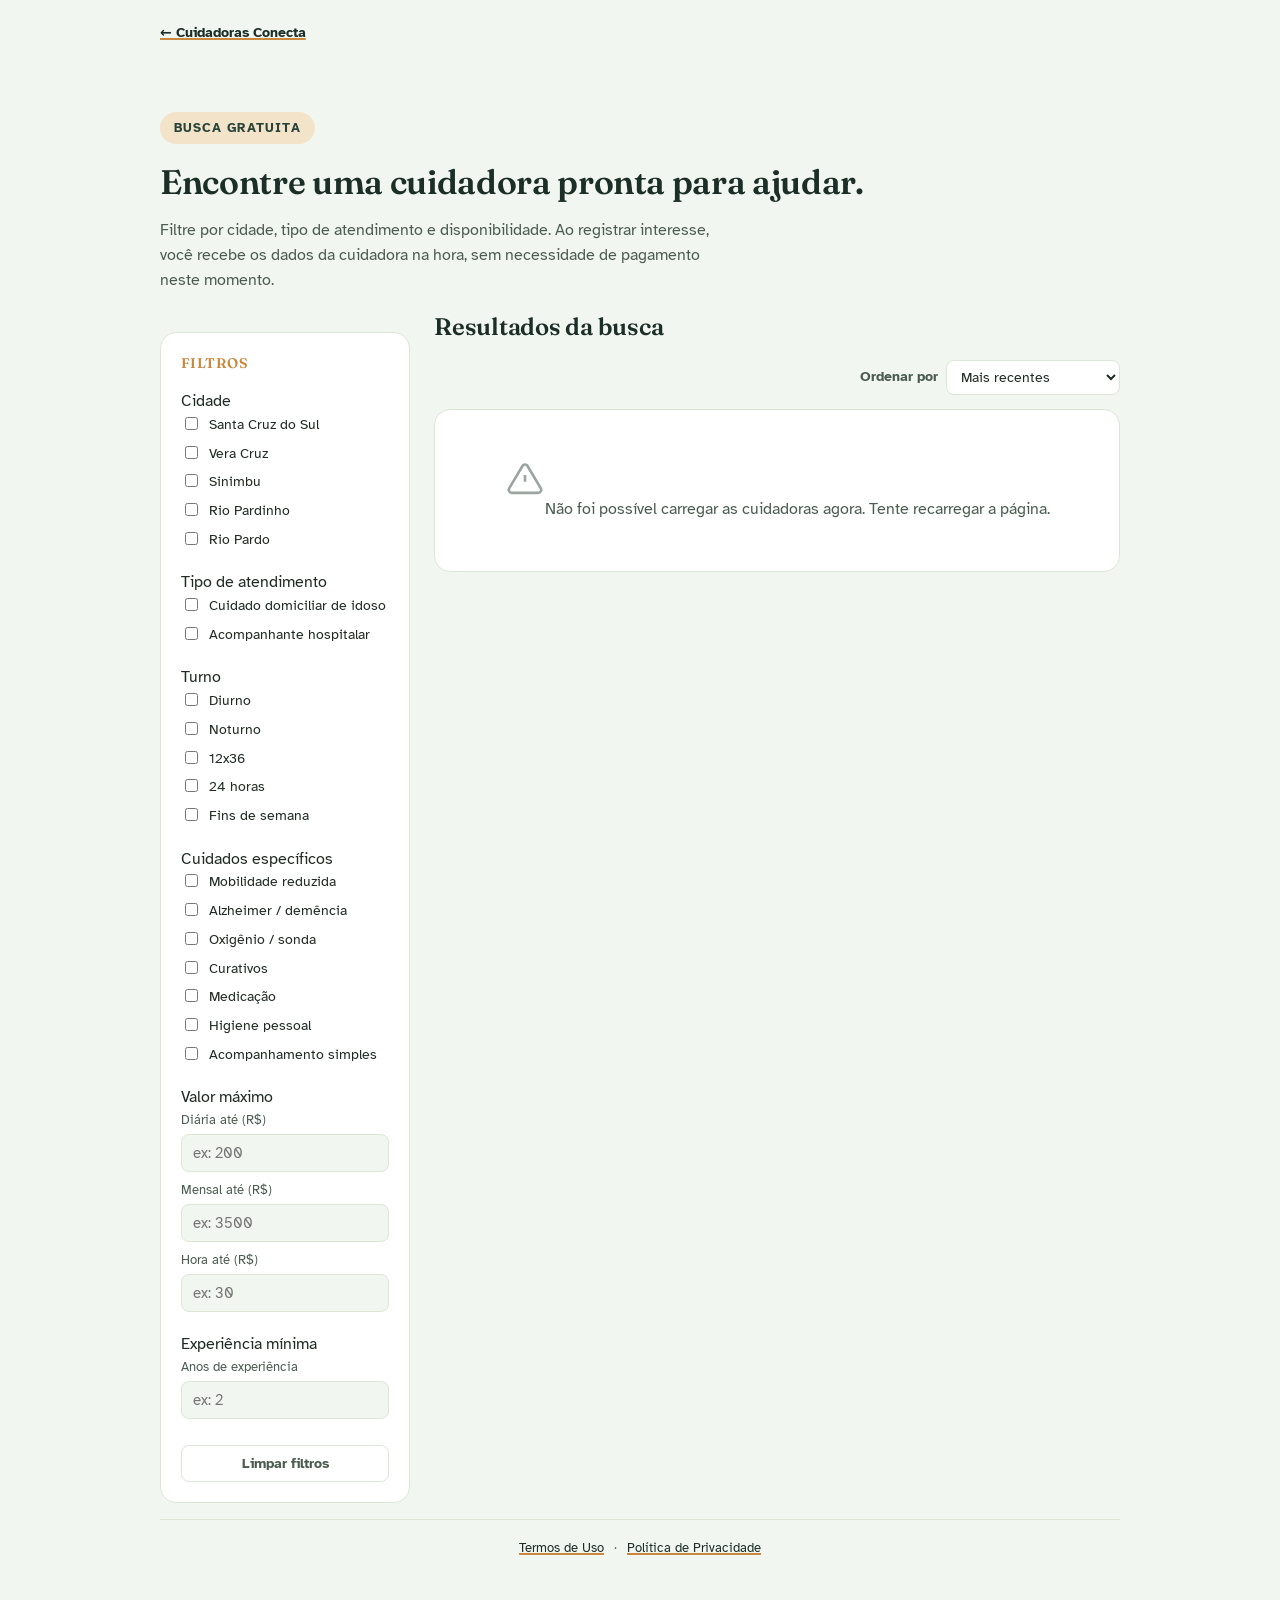
<file: busca.html>
<!doctype html>
<html lang="pt-BR">
<head>
<meta charset="UTF-8">
<meta name="viewport" content="width=device-width, initial-scale=1.0">
<title>Buscar Cuidadora de Idosos em Santa Cruz do Sul · Cuidadoras Conecta</title>
<meta name="description" content="Busque cuidadoras de idosos e acompanhantes hospitalares em Santa Cruz do Sul, Vera Cruz, Sinimbu, Rio Pardinho e Rio Pardo. Filtre por cidade, turno e especialidade. Busca 100% gratuita.">
<meta name="robots" content="index, follow, max-image-preview:large">
<link rel="canonical" href="https://cuidadoras-conecta-rs.vercel.app/busca.html">

<!-- Open Graph -->
<meta property="og:type" content="website">
<meta property="og:site_name" content="Cuidadoras Conecta">
<meta property="og:title" content="Buscar Cuidadora de Idosos em Santa Cruz do Sul · Cuidadoras Conecta">
<meta property="og:description" content="Filtre cuidadoras de idosos e acompanhantes hospitalares por cidade, turno, especialidade e valores. Busca 100% gratuita.">
<meta property="og:image" content="https://cuidadoras-conecta-rs.vercel.app/og-image.png">
<meta property="og:locale" content="pt_BR">
<meta property="og:url" content="https://cuidadoras-conecta-rs.vercel.app/busca.html">

<!-- Twitter Card -->
<meta name="twitter:card" content="summary_large_image">
<meta name="twitter:title" content="Buscar Cuidadora de Idosos em Santa Cruz do Sul">
<meta name="twitter:description" content="Filtre cuidadoras de idosos e acompanhantes hospitalares por cidade, turno e especialidade. Busca 100% gratuita.">
<meta name="twitter:image" content="https://cuidadoras-conecta-rs.vercel.app/og-image.png">

<!-- Favicon e Web App Manifest -->
<link rel="icon" href="favicon.svg" type="image/svg+xml">
<link rel="icon" href="icon-192.png" sizes="192x192" type="image/png">
<link rel="apple-touch-icon" href="apple-touch-icon.png">
<link rel="manifest" href="site.webmanifest">
<meta name="theme-color" content="#1B2E27">

<!-- Preconexões (performance) -->
<link rel="preconnect" href="https://fonts.googleapis.com">
<link rel="preconnect" href="https://fonts.gstatic.com" crossorigin>
<link rel="preconnect" href="https://unpkg.com" crossorigin>
<link rel="preconnect" href="https://diphqepicqeczhperagi.supabase.co" crossorigin>

<!-- Carregamento de fonte não bloqueante -->
<link rel="preload" as="style" href="https://fonts.googleapis.com/css2?family=Fraunces:opsz,wght@9..144,500;9..144,600;9..144,700&family=Atkinson+Hyperlegible:wght@400;700&display=swap">
<link rel="stylesheet" href="https://fonts.googleapis.com/css2?family=Fraunces:opsz,wght@9..144,500;9..144,600;9..144,700&family=Atkinson+Hyperlegible:wght@400;700&display=swap" media="print" onload="this.media='all'">
<noscript><link rel="stylesheet" href="https://fonts.googleapis.com/css2?family=Fraunces:opsz,wght@9..144,500;9..144,600;9..144,700&family=Atkinson+Hyperlegible:wght@400;700&display=swap"></noscript>

<link rel="stylesheet" href="styles.css">
<link rel="stylesheet" href="enhance.css">

<!-- Dados estruturados (SEO) -->
<script type="application/ld+json">
{
  "@context": "https://schema.org",
  "@graph": [
    {
      "@type": "BreadcrumbList",
      "itemListElement": [
        { "@type": "ListItem", "position": 1, "name": "Início", "item": "https://cuidadoras-conecta-rs.vercel.app/" },
        { "@type": "ListItem", "position": 2, "name": "Buscar cuidadora", "item": "https://cuidadoras-conecta-rs.vercel.app/busca.html" }
      ]
    }
  ]
}
</script>
<style>
  .page.wide{ max-width: 1000px; }

  .hero{ padding: 44px 0 24px; }
  .hero-eyebrow{
    display:inline-flex; align-items:center; gap:8px;
    font-size: 13px; font-weight: 700; letter-spacing: .04em; text-transform: uppercase;
    color: var(--pine); background: var(--amber-soft); border-radius: 999px;
    padding: 6px 14px; margin-bottom: 18px;
  }
  .hero h1{ font-size: clamp(26px, 5vw, 34px); line-height: 1.18; margin-bottom: 10px; }
  .hero p{ color: var(--ink-soft); font-size: 16px; max-width: 60ch; }

  .layout{ display:grid; grid-template-columns: 250px 1fr; gap: 24px; align-items:start; }
  @media (max-width: 760px){ .layout{ grid-template-columns: 1fr; } }

  .filters{
    background: var(--surface); border: 1px solid var(--line); border-radius: 16px;
    padding: 20px; position: sticky; top: 16px;
  }
  @media (max-width: 760px){ .filters{ position: static; } }
  .filters h2{ font-size: 14px; text-transform: uppercase; letter-spacing: .03em; color: var(--amber); margin-bottom: 14px; }
  .filter-group{ margin-bottom: 20px; }
  .filter-group:last-child{ margin-bottom: 0; }
  .filter-group label.title{ display:block; font-weight: 700; font-size: 14px; color: var(--pine-dark); margin-bottom: 8px; }
  .filter-group input[type="text"], .filter-group input[type="number"]{
    width: 100%; font-family: inherit; font-size: 15px; color: var(--ink);
    background: var(--bg); border: 1.5px solid var(--line); border-radius: 8px; padding: 9px 11px;
  }
  .filter-group input[type="text"]:focus, .filter-group input[type="number"]:focus{ outline: 3px solid var(--amber-soft); border-color: var(--amber); }
  .filter-group .num-row{ margin-bottom: 8px; }
  .filter-group .num-row label{ display:block; font-size: 13px; color: var(--ink-soft); margin-bottom: 4px; }
  .check-row{ display:flex; align-items:flex-start; gap:8px; margin-bottom: 7px; font-size: 14px; cursor:pointer; }
  .check-row input{ margin-top:3px; accent-color: var(--pine); }
  .reset-btn{
    width:100%; margin-top: 6px; background: none; border: 1.5px solid var(--line); border-radius: 8px;
    padding: 9px; font-size: 14px; font-weight: 700; color: var(--ink-soft); cursor:pointer; font-family: inherit;
    transition: border-color .15s ease, color .15s ease;
  }
  .reset-btn:hover{ border-color: var(--amber); color: var(--pine-dark); }

  .count{ font-size: 14px; color: var(--ink-soft); margin-bottom: 14px; }
  .results{ display:flex; flex-direction:column; gap: 14px; }

  .card{
    background: var(--surface); border: 1px solid var(--line); border-radius: 16px; padding: 22px;
    transition: transform .3s cubic-bezier(.22,1,.36,1), box-shadow .3s cubic-bezier(.22,1,.36,1);
  }
  .card:hover{ transform: translateY(-2px); box-shadow: 0 12px 28px -16px rgba(15,29,25,.25); }
  .card-top{ display:flex; justify-content: space-between; align-items:flex-start; gap: 12px; flex-wrap: wrap; }
  .card h3{ font-size: 20px; }
  .card .loc{ font-size: 14px; color: var(--ink-soft); margin-top: 2px; }
  .badges{ display:flex; flex-wrap:wrap; gap:6px; margin-top: 12px; }
  .badge{
    font-size: 12.5px; font-weight: 700; padding: 4px 10px; border-radius: 999px;
    background: var(--amber-soft); color: var(--pine-dark);
  }
  .badge.muted{ background: var(--bg); border: 1px solid var(--line); color: var(--ink-soft); font-weight: 400; }
  .values{ font-size: 15px; font-weight: 700; color: var(--pine-dark); margin-top: 12px; }
  .desc{ font-size: 14.5px; color: var(--ink); margin-top: 10px; line-height: 1.5; }
  .exp{ font-size: 13.5px; color: var(--ink-soft); margin-top: 4px; }

  .interest-trigger{
    margin-top: 16px; background: var(--pine); color:#fff; border:none; border-radius: 10px;
    padding: 10px 16px; font-weight: 700; font-size: 14.5px; cursor:pointer; font-family: inherit;
    transition: background .15s ease, transform .12s ease;
  }
  .interest-trigger:hover{ background: var(--pine-dark); }
  .interest-trigger:active{ transform: scale(.97); }

  .interest-form{ margin-top: 14px; border-top: 1px solid var(--line); padding-top: 14px; display:none; }
  .interest-form.open{ display:block; animation: form-in .25s cubic-bezier(.22,1,.36,1); }
  @keyframes form-in{ from{ opacity:0; transform: translateY(-4px);} to{ opacity:1; transform:translateY(0);} }
  .interest-form .f-row{ margin-bottom: 10px; }
  .interest-form label{ display:block; font-size: 13px; font-weight: 700; color: var(--pine-dark); margin-bottom: 4px; }
  .interest-form input[type="text"], .interest-form textarea{
    width:100%; font-family: inherit; font-size: 15px; color: var(--ink);
    background: var(--bg); border: 1.5px solid var(--line); border-radius: 8px; padding: 9px 11px;
  }
  .interest-form textarea{ min-height: 64px; resize: vertical; }
  .hp{ position:absolute; left:-9999px; }
  .interest-form .send-btn{
    background: var(--amber); color: #fff; border:none; border-radius: 8px; padding: 9px 16px;
    font-weight: 700; font-size: 14px; cursor:pointer; font-family: inherit;
  }
  .interest-form .send-btn:disabled{ background: #C9BFA6; cursor: not-allowed; }
  .interest-form .note{ font-size: 12.5px; color: var(--ink-soft); margin-top: 8px; }
  .interest-form .ok{ font-size: 14.5px; color: var(--pine-dark); font-weight: 700; display:none; }
  .wa-btn{
    display:inline-flex; align-items:center; gap:8px; margin-top: 4px;
    background: var(--pine); color: #fff; text-decoration:none; font-weight: 700;
    padding: 10px 16px; border-radius: 10px; font-size: 14.5px;
  }
  .wa-btn:hover{ background: var(--pine-dark); }

  .empty, .loading{
    text-align:center; padding: 50px 20px; color: var(--ink-soft);
    background: var(--surface); border: 1px solid var(--line); border-radius: 16px;
  }
  .empty svg, .loading svg{ margin: 0 auto 14px; opacity:.55; }

  /* -------- Cabeçalho dos filtros + contador de filtros ativos -------- */
  .filters-head{ display:flex; align-items:center; justify-content:space-between; margin-bottom: 14px; }
  .filters-head h2{ margin-bottom:0; }
  .active-count{
    display:none; align-items:center; justify-content:center;
    background: var(--amber); color:#fff; font-size:12px; font-weight:700;
    min-width: 20px; height:20px; padding:0 6px; border-radius:999px;
  }
  .active-count.show{ display:inline-flex; }

  /* -------- Botão de recolher filtros (mobile) -------- */
  .filters-toggle{
    display:none; width:100%; align-items:center; justify-content:space-between;
    background: var(--surface); border: 1px solid var(--line); border-radius: 12px;
    padding: 13px 16px; font-family: inherit; font-weight:700; font-size:15px; color: var(--pine-dark);
    cursor:pointer; margin-bottom: 12px;
  }
  .filters-toggle svg{ transition: transform var(--dur-med, .3s) var(--ease-premium, ease); }
  .filters-toggle[aria-expanded="true"] svg{ transform: rotate(180deg); }
  @media (max-width: 760px){
    .filters-toggle{ display:flex; }
    .filters{ display:none; }
    .filters.is-open{ display:block; animation: form-in .25s ease; }
  }

  /* -------- Avatar de iniciais no card -------- */
  .card-avatar{
    width:50px; height:50px; border-radius:50%; flex-shrink:0;
    background: radial-gradient(circle at 30% 30%, var(--amber-soft), #EAF1E7);
    color: var(--pine-dark); font-family:'Fraunces',serif; font-weight:700; font-size:18px;
    display:flex; align-items:center; justify-content:center; border: 1px solid rgba(201,136,62,.35);
  }
  .card-top{ gap: 14px; }
  .card-top .card-heading{ display:flex; gap:14px; align-items:flex-start; }

  /* -------- Entrada escalonada dos cards -------- */
  @keyframes card-rise{ from{ opacity:0; transform: translateY(14px);} to{ opacity:1; transform:translateY(0);} }
  .card{ animation: card-rise .5s cubic-bezier(.22,1,.36,1) both; }
  @media (prefers-reduced-motion: reduce){ .card{ animation:none; } }

  /* -------- Chips de filtros ativos (removíveis) -------- */
  .active-chips{ display:flex; flex-wrap:wrap; gap:8px; margin-bottom: 14px; }
  .active-chip{
    display:inline-flex; align-items:center; gap:6px;
    background: #EAF1E7; border: 1px solid var(--line); color: var(--pine-dark);
    font-size: 13px; font-weight: 700; padding: 5px 8px 5px 12px; border-radius: 999px;
  }
  .active-chip button{
    display:flex; align-items:center; justify-content:center;
    width:18px; height:18px; border-radius:50%; border:none; background: rgba(40,67,58,.12);
    color: var(--pine-dark); cursor:pointer; padding:0; font-size:13px; line-height:1;
  }
  .active-chip button:hover{ background: var(--pine); color:#fff; }

  /* -------- Toolbar: contagem + ordenação -------- */
  .results-toolbar{
    display:flex; align-items:center; justify-content:space-between; flex-wrap:wrap; gap: 10px;
    margin-bottom: 14px;
  }
  .results-toolbar .count{ margin-bottom:0; }
  .sort-label{ display:flex; align-items:center; gap:8px; font-size: 13.5px; font-weight:700; color: var(--ink-soft); }
  .sort-label select{
    font-family: inherit; font-size: 14px; color: var(--ink); background: var(--surface);
    border: 1.5px solid var(--line); border-radius: 8px; padding: 7px 10px; cursor:pointer;
  }
  .sort-label select:focus{ outline: 3px solid var(--amber-soft); border-color: var(--amber); }

  /* -------- Skeleton loading -------- */
  .skeleton-card{
    background: var(--surface); border: 1px solid var(--line); border-radius: 16px; padding: 22px;
    display:flex; gap:14px; align-items:flex-start;
  }
  .sk-avatar{ width:50px; height:50px; border-radius:50%; background: var(--line); flex-shrink:0; }
  .sk-lines{ flex:1; display:flex; flex-direction:column; gap:9px; padding-top:4px; }
  .sk-line{ height:11px; border-radius:6px; background: var(--line); }
  .sk-line.w60{ width:60%; } .sk-line.w40{ width:40%; } .sk-line.w80{ width:85%; }
  .skeleton-card, .sk-avatar, .sk-line{ position:relative; overflow:hidden; }
  .skeleton-card::after, .sk-avatar::after, .sk-line::after{
    content:''; position:absolute; inset:0;
    background: linear-gradient(90deg, transparent, rgba(255,255,255,.55), transparent);
    transform: translateX(-100%); animation: shimmer 1.6s infinite;
  }
  @keyframes shimmer{ to{ transform: translateX(100%); } }
  @media (prefers-reduced-motion: reduce){ .skeleton-card::after, .sk-avatar::after, .sk-line::after{ animation:none; display:none; } }
</style>
</head>
<body>
<a class="skip-link" href="#result-count">Pular para os resultados</a>
<div class="page wide">
  <nav class="topnav"><a href="index.html">&larr; Cuidadoras Conecta</a></nav>

  <header class="hero" data-aos="fade-up">
    <span class="hero-eyebrow">Busca gratuita</span>
    <h1>Encontre uma cuidadora pronta para ajudar.</h1>
    <p>Filtre por cidade, tipo de atendimento e disponibilidade. Ao registrar interesse, você recebe os dados da cuidadora na hora, sem necessidade de pagamento neste momento.</p>
  </header>

  <main class="layout">
    <button type="button" class="filters-toggle" id="filters-toggle" aria-expanded="false" aria-controls="filters-panel">
      <span>Filtros <span class="active-count" id="active-count-mobile">0</span></span>
      <svg width="18" height="18" viewBox="0 0 24 24" fill="none"><path d="M6 9l6 6 6-6" stroke="currentColor" stroke-width="2" stroke-linecap="round" stroke-linejoin="round"/></svg>
    </button>
    <aside class="filters" id="filters-panel" data-aos="fade-up">
      <div class="filters-head">
        <h2>Filtros</h2>
        <span class="active-count" id="active-count">0</span>
      </div>

      <div class="filter-group">
        <span class="title">Cidade</span>
        <div data-group="cidade">
          <label class="check-row"><input type="checkbox" value="Santa Cruz do Sul"> Santa Cruz do Sul</label>
          <label class="check-row"><input type="checkbox" value="Vera Cruz"> Vera Cruz</label>
          <label class="check-row"><input type="checkbox" value="Sinimbu"> Sinimbu</label>
          <label class="check-row"><input type="checkbox" value="Rio Pardinho"> Rio Pardinho</label>
          <label class="check-row"><input type="checkbox" value="Rio Pardo"> Rio Pardo</label>
        </div>
      </div>

      <div class="filter-group">
        <span class="title">Tipo de atendimento</span>
        <div data-group="tipo_atendimento">
          <label class="check-row"><input type="checkbox" value="cuidado_domiciliar_idoso"> Cuidado domiciliar de idoso</label>
          <label class="check-row"><input type="checkbox" value="acompanhante_hospitalar"> Acompanhante hospitalar</label>
        </div>
      </div>

      <div class="filter-group">
        <span class="title">Turno</span>
        <div data-group="turno_disponivel">
          <label class="check-row"><input type="checkbox" value="diurno"> Diurno</label>
          <label class="check-row"><input type="checkbox" value="noturno"> Noturno</label>
          <label class="check-row"><input type="checkbox" value="12x36"> 12x36</label>
          <label class="check-row"><input type="checkbox" value="24h"> 24 horas</label>
          <label class="check-row"><input type="checkbox" value="fins_de_semana"> Fins de semana</label>
        </div>
      </div>

      <div class="filter-group">
        <span class="title">Cuidados específicos</span>
        <div data-group="especialidades">
          <label class="check-row"><input type="checkbox" value="mobilidade_reduzida"> Mobilidade reduzida</label>
          <label class="check-row"><input type="checkbox" value="alzheimer_demencia"> Alzheimer / demência</label>
          <label class="check-row"><input type="checkbox" value="uso_oxigenio_sonda"> Oxigênio / sonda</label>
          <label class="check-row"><input type="checkbox" value="curativos"> Curativos</label>
          <label class="check-row"><input type="checkbox" value="administracao_medicacao"> Medicação</label>
          <label class="check-row"><input type="checkbox" value="higiene_pessoal"> Higiene pessoal</label>
          <label class="check-row"><input type="checkbox" value="acompanhamento_simples"> Acompanhamento simples</label>
        </div>
      </div>

      <div class="filter-group">
        <span class="title">Valor máximo</span>
        <div class="num-row">
          <label for="f-diaria">Diária até (R$)</label>
          <input type="number" id="f-diaria" min="0" placeholder="ex: 200">
        </div>
        <div class="num-row">
          <label for="f-mensal">Mensal até (R$)</label>
          <input type="number" id="f-mensal" min="0" placeholder="ex: 3500">
        </div>
        <div class="num-row">
          <label for="f-hora">Hora até (R$)</label>
          <input type="number" id="f-hora" min="0" placeholder="ex: 30">
        </div>
      </div>

      <div class="filter-group">
        <span class="title">Experiência mínima</span>
        <div class="num-row">
          <label for="f-experiencia">Anos de experiência</label>
          <input type="number" id="f-experiencia" min="0" placeholder="ex: 2">
        </div>
      </div>

      <button class="reset-btn" id="reset-filters">Limpar filtros</button>
    </aside>

    <section>
      <h2 class="sr-only">Resultados da busca</h2>
      <div class="active-chips" id="active-chips" hidden></div>
      <div class="results-toolbar">
        <div class="count" id="result-count">Carregando cuidadoras...</div>
        <label class="sort-label" for="sort-select">
          Ordenar por
          <select id="sort-select">
            <option value="recentes">Mais recentes</option>
            <option value="menor_diaria">Menor valor de diária</option>
            <option value="mais_experiencia">Mais experiência</option>
            <option value="nome">Nome (A-Z)</option>
          </select>
        </label>
      </div>
      <div class="results" id="results">
        <div class="skeleton-card" aria-hidden="true"><div class="sk-avatar"></div><div class="sk-lines"><div class="sk-line w60"></div><div class="sk-line w40"></div><div class="sk-line w80"></div></div></div>
        <div class="skeleton-card" aria-hidden="true"><div class="sk-avatar"></div><div class="sk-lines"><div class="sk-line w60"></div><div class="sk-line w40"></div><div class="sk-line w80"></div></div></div>
        <div class="skeleton-card" aria-hidden="true"><div class="sk-avatar"></div><div class="sk-lines"><div class="sk-line w60"></div><div class="sk-line w40"></div><div class="sk-line w80"></div></div></div>
      </div>
    </section>
  </main>

  <footer>
    <a href="termos.html">Termos de Uso</a> · <a href="privacidade.html">Política de Privacidade</a>
  </footer>
</div>

<script>
  const SUPABASE_BASE = "https://diphqepicqeczhperagi.supabase.co";
  const SUPABASE_KEY = "sb_publishable_F5kjaKIbncbVUXRulFI3zw_C5xdyGyM";
  const FUNCTION_ANON_KEY = "eyJhbGciOiJIUzI1NiIsInR5cCI6IkpXVCJ9.eyJpc3MiOiJzdXBhYmFzZSIsInJlZiI6ImRpcGhxZXBpY3FlY3pocGVyYWdpIiwicm9sZSI6ImFub24iLCJpYXQiOjE3ODE2NzMxODUsImV4cCI6MjA5NzI0OTE4NX0.ZwBt-9klrkN0BNSP-U8Q4hZabHH24RcFZpJddyWXTiQ";

  function whatsappLink(rawPhone, mensagem, cuidadoraNome){
    let digits = (rawPhone || '').replace(/\D/g, '');
    if (digits.length === 10 || digits.length === 11) digits = '55' + digits;
    const texto = `Olá ${cuidadoraNome}! Vi seu perfil na Cuidadoras Conecta e gostaria de saber mais.` + (mensagem ? ` ${mensagem}` : '');
    return `https://wa.me/${digits}?text=${encodeURIComponent(texto)}`;
  }

  const TIPO_LABELS = { cuidado_domiciliar_idoso:'Cuidado domiciliar de idoso', acompanhante_hospitalar:'Acompanhante hospitalar' };
  const TURNO_LABELS = { diurno:'Diurno', noturno:'Noturno', '12x36':'12x36', '24h':'24 horas', fins_de_semana:'Fins de semana' };
  const ESP_LABELS = { mobilidade_reduzida:'Mobilidade reduzida', alzheimer_demencia:'Alzheimer / demência', uso_oxigenio_sonda:'Uso de oxigênio / sonda', curativos:'Curativos', administracao_medicacao:'Administração de medicação', higiene_pessoal:'Higiene pessoal', acompanhamento_simples:'Acompanhamento simples' };

  let allCuidadoras = [];
  const resultsEl = document.getElementById('results');
  const countEl = document.getElementById('result-count');

  function brl(v){
    if (v === null || v === undefined) return null;
    return 'R$ ' + Number(v).toLocaleString('pt-BR', { minimumFractionDigits: 2 });
  }

  function badgesFor(list, labels){
    return (list || []).map(code => `<span class="badge">${labels[code] || code}</span>`).join('');
  }

  function valuesLine(c){
    const parts = [];
    if (c.valor_diaria != null) parts.push(brl(c.valor_diaria) + ' / diária');
    if (c.valor_mensal != null) parts.push(brl(c.valor_mensal) + ' / mês');
    if (c.valor_hora != null) parts.push(brl(c.valor_hora) + ' / hora');
    return parts.join('  ·  ');
  }

  function initials(nome){
    const parts = (nome || '').trim().split(/\s+/).filter(Boolean);
    if (!parts.length) return '?';
    return (parts[0][0] + (parts[1] ? parts[1][0] : '')).toUpperCase();
  }

  function cardHTML(c, index){
    const especialidadesBadges = (c.especialidades || []).map(code => `<span class="badge muted">${ESP_LABELS[code] || code}</span>`).join('');
    const valores = valuesLine(c);
    const delay = Math.min(index || 0, 8) * 0.05;
    return `
      <article class="card" style="animation-delay:${delay}s">
        <div class="card-top">
          <div class="card-heading">
            <div class="card-avatar" aria-hidden="true">${escapeHTML(initials(c.nome_completo))}</div>
            <div>
              <h3>${escapeHTML(c.nome_completo)}${c.idade ? ', ' + c.idade + ' anos' : ''}</h3>
              <div class="loc">${escapeHTML(c.cidade)} · ${escapeHTML(c.estado)}</div>
            </div>
          </div>
        </div>
        <div class="badges">${badgesFor(c.tipo_atendimento, TIPO_LABELS)}${badgesFor(c.turno_disponivel, TURNO_LABELS)}</div>
        ${especialidadesBadges ? `<div class="badges">${especialidadesBadges}</div>` : ''}
        ${c.experiencia_anos ? `<div class="exp">${c.experiencia_anos} ano(s) de experiência</div>` : ''}
        ${valores ? `<div class="values">${valores}</div>` : ''}
        ${c.descricao ? `<p class="desc">${escapeHTML(c.descricao)}</p>` : ''}

        <button type="button" class="interest-trigger" data-toggle="${c.id}">Tenho interesse</button>

        <form class="interest-form" id="form-${c.id}" data-cuidadora-id="${c.id}">
          <div class="hp"><label>Não preencher</label><input type="text" tabindex="-1" autocomplete="off"></div>
          <div class="f-row">
            <label>Seu nome</label>
            <input type="text" name="nome_contato" required>
          </div>
          <div class="f-row">
            <label>Telefone ou e-mail para retorno</label>
            <input type="text" name="identificador_comprador" required>
          </div>
          <div class="f-row">
            <label>Conte um pouco sobre quem precisa de cuidado (opcional)</label>
            <textarea name="mensagem" placeholder="Ex: minha mãe, 78 anos, recuperação de cirurgia, precisa de acompanhamento noturno"></textarea>
          </div>
          <button type="submit" class="send-btn">Enviar interesse</button>
          <p class="note">Você recebe o WhatsApp da cuidadora aqui mesmo, na hora.</p>
          <p class="ok"></p>
        </form>
      </article>
    `;
  }

  function escapeHTML(str){
    const div = document.createElement('div');
    div.textContent = str ?? '';
    return div.innerHTML;
  }

  function getGroupValues(groupName){
    return Array.from(document.querySelectorAll(`[data-group="${groupName}"] input:checked`)).map(el => el.value);
  }

  function numVal(id){
    const raw = document.getElementById(id).value;
    return raw === '' ? null : Number(raw);
  }

  function applyFilters(){
    const cidades = getGroupValues('cidade');
    const tipos = getGroupValues('tipo_atendimento');
    const turnos = getGroupValues('turno_disponivel');
    const especialidades = getGroupValues('especialidades');
    const maxDiaria = numVal('f-diaria');
    const maxMensal = numVal('f-mensal');
    const maxHora = numVal('f-hora');
    const minExperiencia = numVal('f-experiencia');

    const filtered = allCuidadoras.filter(c => {
      if (cidades.length && !cidades.includes(c.cidade)) return false;
      if (tipos.length && !(c.tipo_atendimento || []).some(t => tipos.includes(t))) return false;
      if (turnos.length && !(c.turno_disponivel || []).some(t => turnos.includes(t))) return false;
      // Cuidados específicos: a cuidadora precisa atender TODOS os marcados, não só um
      if (especialidades.length && !especialidades.every(t => (c.especialidades || []).includes(t))) return false;
      if (maxDiaria != null && (c.valor_diaria == null || Number(c.valor_diaria) > maxDiaria)) return false;
      if (maxMensal != null && (c.valor_mensal == null || Number(c.valor_mensal) > maxMensal)) return false;
      if (maxHora != null && (c.valor_hora == null || Number(c.valor_hora) > maxHora)) return false;
      if (minExperiencia != null && (c.experiencia_anos == null || c.experiencia_anos < minExperiencia)) return false;
      return true;
    });

    render(sortList(filtered));
    updateActiveCount(cidades.length + tipos.length + turnos.length + especialidades.length +
      (maxDiaria != null ? 1 : 0) + (maxMensal != null ? 1 : 0) + (maxHora != null ? 1 : 0) + (minExperiencia != null ? 1 : 0));
    renderActiveChips({ cidades, tipos, turnos, especialidades, maxDiaria, maxMensal, maxHora, minExperiencia });
  }

  function sortList(list){
    const mode = document.getElementById('sort-select').value;
    const copy = list.slice();
    if (mode === 'menor_diaria'){
      copy.sort((a, b) => {
        if (a.valor_diaria == null) return 1;
        if (b.valor_diaria == null) return -1;
        return Number(a.valor_diaria) - Number(b.valor_diaria);
      });
    } else if (mode === 'mais_experiencia'){
      copy.sort((a, b) => (b.experiencia_anos || 0) - (a.experiencia_anos || 0));
    } else if (mode === 'nome'){
      copy.sort((a, b) => (a.nome_completo || '').localeCompare(b.nome_completo || '', 'pt-BR'));
    }
    // 'recentes' mantém a ordem já vinda do banco (criado_em desc)
    return copy;
  }

  function uncheckFilter(group, value){
    const el = document.querySelector(`[data-group="${group}"] input[value="${CSS.escape(value)}"]`);
    if (el) el.checked = false;
    applyFilters();
  }
  function clearNumFilter(id){
    document.getElementById(id).value = '';
    applyFilters();
  }

  function renderActiveChips({ cidades, tipos, turnos, especialidades, maxDiaria, maxMensal, maxHora, minExperiencia }){
    const chipsEl = document.getElementById('active-chips');
    const chips = [];
    cidades.forEach(v => chips.push({ label: v, remove: () => uncheckFilter('cidade', v) }));
    tipos.forEach(v => chips.push({ label: TIPO_LABELS[v] || v, remove: () => uncheckFilter('tipo_atendimento', v) }));
    turnos.forEach(v => chips.push({ label: TURNO_LABELS[v] || v, remove: () => uncheckFilter('turno_disponivel', v) }));
    especialidades.forEach(v => chips.push({ label: ESP_LABELS[v] || v, remove: () => uncheckFilter('especialidades', v) }));
    if (maxDiaria != null) chips.push({ label: `Diária até ${brl(maxDiaria)}`, remove: () => clearNumFilter('f-diaria') });
    if (maxMensal != null) chips.push({ label: `Mensal até ${brl(maxMensal)}`, remove: () => clearNumFilter('f-mensal') });
    if (maxHora != null) chips.push({ label: `Hora até ${brl(maxHora)}`, remove: () => clearNumFilter('f-hora') });
    if (minExperiencia != null) chips.push({ label: `${minExperiencia}+ anos de experiência`, remove: () => clearNumFilter('f-experiencia') });

    if (!chips.length){ chipsEl.hidden = true; chipsEl.innerHTML = ''; return; }
    chipsEl.hidden = false;
    chipsEl.innerHTML = chips.map((c, i) => `<span class="active-chip">${escapeHTML(c.label)}<button type="button" data-chip="${i}" aria-label="Remover filtro ${escapeHTML(c.label)}">&times;</button></span>`).join('');
    chipsEl.querySelectorAll('button[data-chip]').forEach(btn => {
      btn.addEventListener('click', () => chips[Number(btn.dataset.chip)].remove());
    });
  }

  function updateActiveCount(n){
    [document.getElementById('active-count'), document.getElementById('active-count-mobile')].forEach(el => {
      if (!el) return;
      el.textContent = n;
      el.classList.toggle('show', n > 0);
    });
  }

  const ICON_EMPTY = '<svg width="40" height="40" viewBox="0 0 24 24" fill="none"><circle cx="11" cy="11" r="7" stroke="currentColor" stroke-width="1.6"/><path d="M21 21l-4.3-4.3" stroke="currentColor" stroke-width="1.6" stroke-linecap="round"/></svg>';
  const ICON_WARN = '<svg width="40" height="40" viewBox="0 0 24 24" fill="none"><path d="M12 9v4M12 17h.01M10.3 3.9L2.5 17a1.8 1.8 0 001.6 2.7h15.8a1.8 1.8 0 001.6-2.7L13.7 3.9a1.8 1.8 0 00-3.4 0z" stroke="currentColor" stroke-width="1.6" stroke-linejoin="round"/></svg>';

  function render(list){
    if (!list.length){
      countEl.textContent = '0 cuidadoras encontradas';
      resultsEl.innerHTML = `<div class="empty">${ICON_EMPTY}Nenhuma cuidadora encontrada com esses filtros. Tente ampliar a busca.</div>`;
      return;
    }
    countEl.textContent = list.length + (list.length === 1 ? ' cuidadora encontrada' : ' cuidadoras encontradas');
    resultsEl.innerHTML = list.map((c, i) => cardHTML(c, i)).join('');
  }

  async function loadCuidadoras(){
    try {
      const res = await fetch(`${SUPABASE_BASE}/rest/v1/cuidadoras_publicas?select=*&order=criado_em.desc`, {
        headers: { apikey: SUPABASE_KEY, Authorization: 'Bearer ' + SUPABASE_KEY }
      });
      if (!res.ok) throw new Error('Falha ao carregar: ' + res.status);
      allCuidadoras = await res.json();
      render(allCuidadoras);
    } catch (err) {
      countEl.textContent = '';
      resultsEl.innerHTML = `<div class="empty">${ICON_WARN}Não foi possível carregar as cuidadoras agora. Tente recarregar a página.</div>`;
    }
  }

  document.querySelectorAll('[data-group] input[type="checkbox"]').forEach(el => el.addEventListener('change', applyFilters));
  ['f-diaria','f-mensal','f-hora','f-experiencia'].forEach(id => {
    document.getElementById(id).addEventListener('input', applyFilters);
  });
  document.getElementById('sort-select').addEventListener('change', applyFilters);
  document.getElementById('reset-filters').addEventListener('click', function(){
    document.querySelectorAll('[data-group] input[type="checkbox"]').forEach(el => el.checked = false);
    ['f-diaria','f-mensal','f-hora','f-experiencia'].forEach(id => { document.getElementById(id).value = ''; });
    applyFilters();
  });

  const filtersToggle = document.getElementById('filters-toggle');
  const filtersPanel = document.getElementById('filters-panel');
  filtersToggle.addEventListener('click', function(){
    const isOpen = filtersPanel.classList.toggle('is-open');
    filtersToggle.setAttribute('aria-expanded', String(isOpen));
  });

  resultsEl.addEventListener('click', function(e){
    const btn = e.target.closest('.interest-trigger');
    if (!btn) return;
    const form = document.getElementById('form-' + btn.dataset.toggle);
    form.classList.toggle('open');
  });

  resultsEl.addEventListener('submit', async function(e){
    if (!e.target.classList.contains('interest-form')) return;
    e.preventDefault();
    const form = e.target;

    if (form.querySelector('.hp input').value.trim() !== '') {
      form.querySelector('.note').style.display = 'none';
      const ok = form.querySelector('.ok');
      ok.textContent = 'Interesse enviado!';
      ok.style.display = 'block';
      form.querySelectorAll('input, textarea, button').forEach(el => el.disabled = true);
      return;
    }

    const nome = form.querySelector('[name="nome_contato"]').value.trim();
    const contato = form.querySelector('[name="identificador_comprador"]').value.trim();
    const mensagem = form.querySelector('[name="mensagem"]').value.trim();
    if (!nome || !contato) return;

    const sendBtn = form.querySelector('.send-btn');
    sendBtn.disabled = true;
    sendBtn.textContent = 'Enviando...';

    try {
      const res = await fetch(`${SUPABASE_BASE}/functions/v1/registrar-interesse`, {
        method: 'POST',
        headers: {
          apikey: FUNCTION_ANON_KEY,
          Authorization: 'Bearer ' + FUNCTION_ANON_KEY,
          'Content-Type': 'application/json'
        },
        body: JSON.stringify({
          cuidadora_id: form.dataset.cuidadoraId,
          nome_contato: nome,
          identificador_comprador: contato,
          mensagem: mensagem
        })
      });
      const data = await res.json();
      if (!res.ok || !data.ok) throw new Error(data.error || 'Falha ao registrar interesse');

      const link = whatsappLink(data.whatsapp, mensagem, data.cuidadora_nome);
      form.querySelector('.note').style.display = 'none';
      const ok = form.querySelector('.ok');
      ok.innerHTML = `Pronto! Pode falar direto com ${data.cuidadora_nome}:<br>
        <a class="wa-btn" href="${link}" target="_blank" rel="noopener">Abrir WhatsApp</a>`;
      ok.style.display = 'block';
      form.querySelectorAll('input, textarea, button[type="submit"]').forEach(el => el.disabled = true);
    } catch (err) {
      sendBtn.disabled = false;
      sendBtn.textContent = 'Enviar interesse';
      alert('Não foi possível enviar agora. Tente novamente em alguns instantes.');
    }
  });

  loadCuidadoras();
</script>
<script src="https://unpkg.com/aos@2.3.4/dist/aos.js" defer></script>
<script src="enhance.js" defer></script>
</body>
</html>
</file>
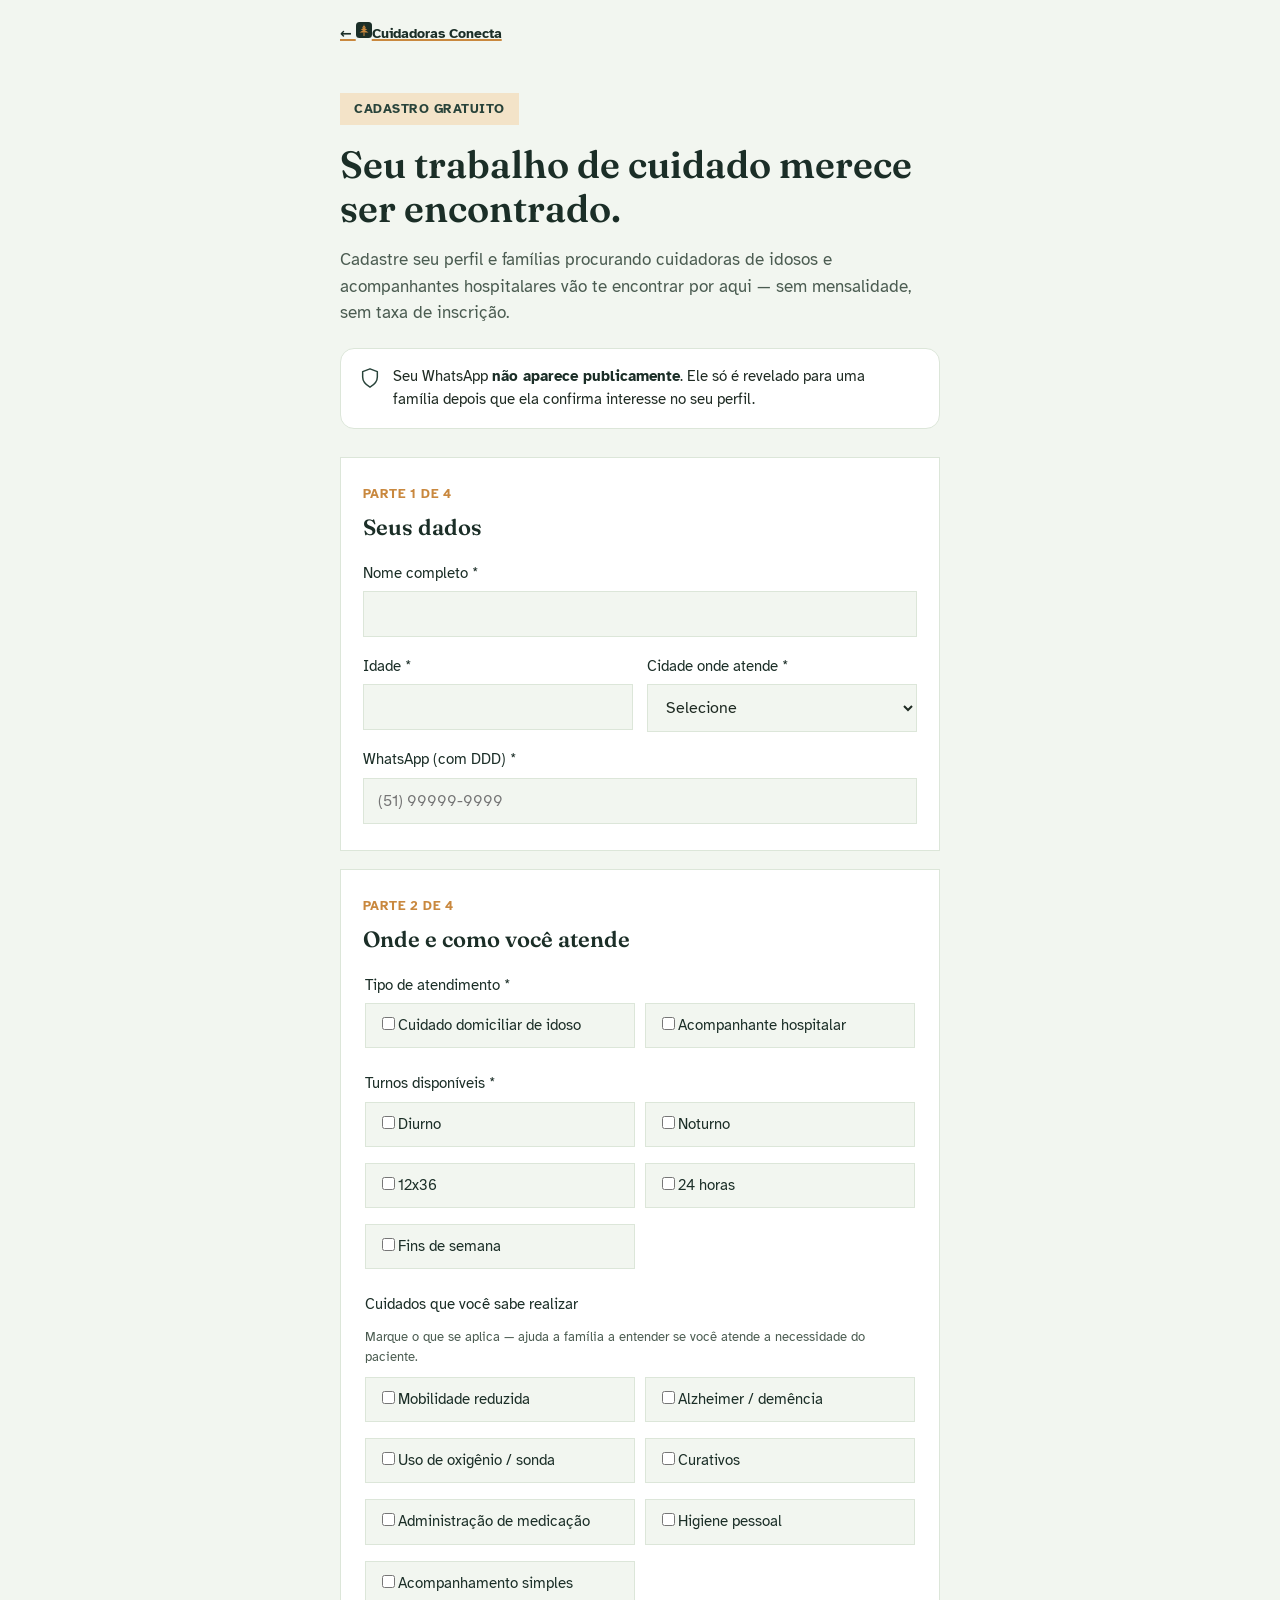
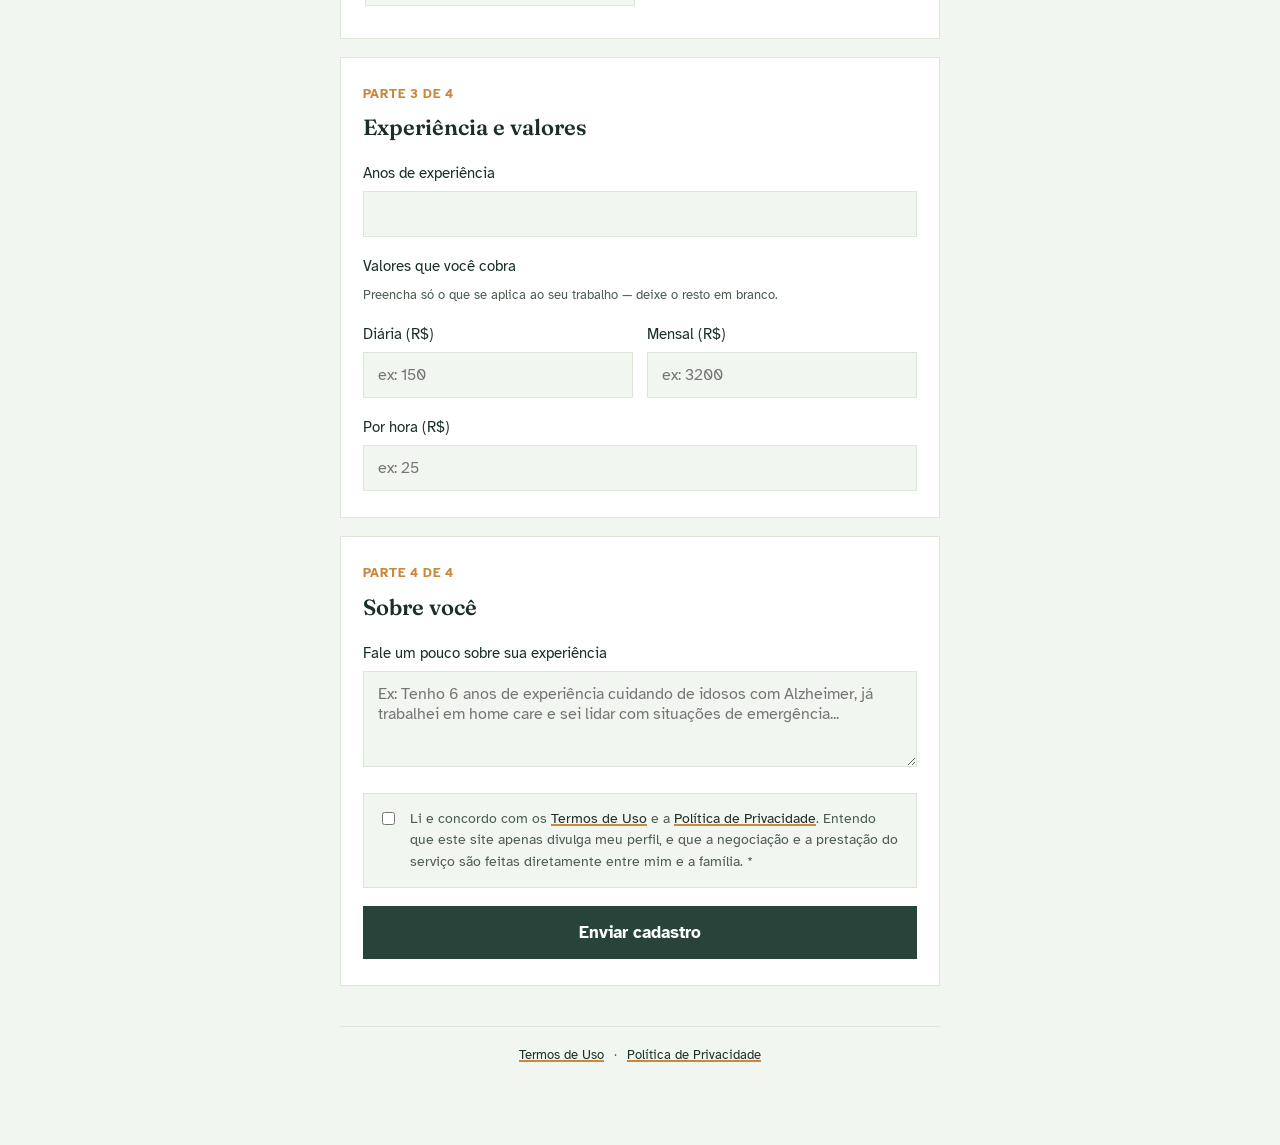
<file: cadastro (1).html>
<!doctype html>
<html lang="pt-BR">
<head>
<meta charset="UTF-8">
<meta name="viewport" content="width=device-width, initial-scale=1.0">
<title>Cadastro de cuidadora — Cuidadoras Conecta</title>
<meta name="description" content="Cadastre-se gratuitamente como cuidadora de idosos ou acompanhante hospitalar e seja encontrada por famílias em Santa Cruz do Sul e região.">
<link rel="icon" type="image/svg+xml" href="mark.svg">
<link rel="icon" type="image/png" sizes="32x32" href="favicon-32.png">
<link rel="apple-touch-icon" href="apple-touch-icon.png">
<meta property="og:type" content="website">
<meta property="og:locale" content="pt_BR">
<meta property="og:site_name" content="Cuidadoras Conecta">
<meta property="og:title" content="Cadastro de cuidadora — Cuidadoras Conecta">
<meta property="og:description" content="Cadastro gratuito. Seu WhatsApp fica protegido até a família confirmar interesse.">
<meta property="og:image" content="og-image.png">
<link rel="preconnect" href="https://fonts.googleapis.com">
<link rel="preconnect" href="https://fonts.gstatic.com" crossorigin>
<link href="https://fonts.googleapis.com/css2?family=Fraunces:opsz,wght@9..144,500;9..144,600;9..144,700&family=Atkinson+Hyperlegible:wght@400;700&display=swap" rel="stylesheet">
<link rel="stylesheet" href="styles.css">
<style>
  .hero{ padding: 48px 0 28px; }
  .hero-eyebrow{
    display:inline-flex; align-items:center; gap:8px;
    font-size: 13px; font-weight: 700; letter-spacing: .04em; text-transform: uppercase;
    color: var(--pine);
    background: var(--amber-soft);
    border-radius: var(--radius-pill);
    padding: 6px 14px;
    margin-bottom: 18px;
  }
  .hero h1{ font-size: clamp(28px, 6vw, 38px); line-height: 1.15; margin-bottom: 14px; }
  .hero p{ color: var(--ink-soft); font-size: 17px; max-width: 52ch; }
  .reassurance{
    margin-top: 22px;
    background: var(--surface);
    border: 1px solid var(--line);
    border-radius: var(--radius);
    padding: 16px 18px;
    display: flex;
    gap: 12px;
    align-items: flex-start;
  }
  .reassurance svg{ flex-shrink:0; margin-top:2px; }
  .reassurance p{ margin:0; font-size: 15px; color: var(--ink); }
  .reassurance strong{ color: var(--pine-dark); }

  .step{
    background: var(--surface);
    border: 1px solid var(--line);
    border-radius: var(--radius-lg);
    padding: 26px 22px;
    margin-bottom: 18px;
  }
  .step-label{
    font-size: 13px; font-weight: 700; color: var(--amber);
    letter-spacing: .03em; text-transform: uppercase; margin-bottom: 6px;
  }
  .step h2{ font-size: 22px; margin-bottom: 18px; }

  .field:last-child{ margin-bottom: 0; }
  .field{ margin-bottom: 18px; border:none; padding:0; }
  .field legend{ display:block; width:100%; font-weight: 500; font-size: 15px; color: var(--pine-dark); margin-bottom: 6px; padding:0; }
  .field label{ display:block; font-weight: 500; font-size: 15px; color: var(--pine-dark); margin-bottom: 6px; }
  .group-error{ display:none; color: var(--error); font-size: 13px; font-weight: 700; margin-top: 8px; }
  .field.invalid .check-grid{ outline: 2px solid var(--error); outline-offset: 6px; border-radius: var(--radius-sm); }
  .field.invalid .group-error{ display:block; }
  .field .hint{ display:block; font-size: 13px; color: var(--ink-soft); font-weight: 400; margin-top: 4px; }
  .row2{ display:grid; grid-template-columns: 1fr 1fr; gap: 14px; }
  @media (max-width: 480px){ .row2{ grid-template-columns: 1fr; } }

  input[type="text"], input[type="number"], input[type="tel"], select, textarea{
    width: 100%; font-family: inherit; font-size: 16px; color: var(--ink);
    background: var(--bg); border: 1.5px solid var(--line); border-radius: var(--radius-sm); padding: 12px 14px;
  }
  textarea{ resize: vertical; min-height: 96px; }
  input:focus, select:focus, textarea:focus{ outline: 3px solid var(--amber-soft); border-color: var(--amber); }

  .check-grid{ display:grid; grid-template-columns: 1fr 1fr; gap: 10px; }
  @media (max-width: 480px){ .check-grid{ grid-template-columns: 1fr; } }
  .check-item{
    display:flex; align-items:flex-start; gap:10px;
    border: 1.5px solid var(--line); border-radius: var(--radius-sm); padding: 10px 12px;
    cursor: pointer; background: var(--bg);
  }
  .check-item input{ margin-top:3px; width:auto; accent-color: var(--pine); }
  .check-item span{ font-size: 15px; }
  .check-item:has(input:checked){ border-color: var(--pine); background: #EAF1E7; }

  .protect-badge{
    margin-top: 10px; display:flex; align-items:center; gap:8px;
    background: var(--amber-soft); border: 1px solid #E3CB99; border-radius: var(--radius-sm);
    padding: 10px 12px; font-size: 14px; color: var(--pine-dark);
  }
  .protect-badge svg{ flex-shrink:0; }

  .terms{
    display:flex; gap: 12px; align-items:flex-start;
    background: var(--bg); border: 1.5px solid var(--line); border-radius: var(--radius-sm); padding: 14px;
  }
  .terms input{ margin-top: 4px; width:auto; accent-color: var(--pine); }
  .terms p{ margin:0; font-size: 14px; color: var(--ink-soft); }

  .honeypot{ position:absolute; left:-9999px; top:-9999px; }

  button[type="submit"]{
    width: 100%; background: var(--pine); color: #fff; border: none; border-radius: var(--radius-md);
    padding: 16px 20px; font-family: 'Atkinson Hyperlegible', sans-serif; font-weight: 700; font-size: 17px;
    cursor: pointer; transition: background .15s ease, transform .1s ease;
  }
  button[type="submit"]:hover{ background: var(--pine-dark); }
  button[type="submit"]:active{ transform: scale(.99); }
  button[type="submit"]:disabled{ background: #9AAA9F; cursor: not-allowed; }
  button[type="submit"]:focus-visible{ outline: 3px solid var(--amber); outline-offset: 2px; }

  .form-error{ color: var(--error); font-size: 14px; font-weight: 700; margin-top: 10px; display:none; }

  .feedback{ text-align:center; padding: 60px 20px; }
  .feedback h2{ font-size: 26px; margin-bottom: 12px; }
  .feedback p{ color: var(--ink-soft); max-width: 46ch; margin: 0 auto; }
  .feedback.error h2{ color: var(--error); }
</style>
</head>
<body>
<div class="page">
  <nav class="topnav"><a href="index.html">&larr; <svg width="16" height="16" viewBox="0 0 512 512"><rect width="512" height="512" rx="112" fill="var(--pine-dark)"/><rect x="240" y="336" width="32" height="112" fill="var(--amber)"/><polygon points="112,336 400,336 256,240" fill="var(--amber)"/><polygon points="152,256 360,256 256,168" fill="var(--amber)"/><polygon points="189,180 323,180 256,104" fill="var(--amber)"/><circle cx="256" cy="93" r="14" fill="var(--amber)"/></svg>Cuidadoras Conecta</a></nav>

  <header class="hero">
    <span class="hero-eyebrow">Cadastro gratuito</span>
    <h1>Seu trabalho de cuidado merece ser encontrado.</h1>
    <p>Cadastre seu perfil e famílias procurando cuidadoras de idosos e acompanhantes hospitalares vão te encontrar por aqui — sem mensalidade, sem taxa de inscrição.</p>
    <div class="reassurance">
      <svg width="22" height="22" viewBox="0 0 24 24" fill="none"><path d="M12 2L4 5v6c0 5 3.5 8.5 8 11 4.5-2.5 8-6 8-11V5l-8-3z" stroke="#28433A" stroke-width="1.6" stroke-linejoin="round"/></svg>
      <p>Seu WhatsApp <strong>não aparece publicamente</strong>. Ele só é revelado para uma família depois que ela confirma interesse no seu perfil.</p>
    </div>
  </header>

  <main>
    <form id="cadastro-form" novalidate>
      <div class="honeypot" aria-hidden="true">
        <label for="website">Não preencher</label>
        <input type="text" id="website" name="website" tabindex="-1" autocomplete="off">
      </div>

      <section class="step">
        <div class="step-label">Parte 1 de 4</div>
        <h2>Seus dados</h2>
        <div class="field">
          <label for="nome">Nome completo *</label>
          <input type="text" id="nome" name="nome" required autocomplete="name">
        </div>
        <div class="row2">
          <div class="field">
            <label for="idade">Idade *</label>
            <input type="number" id="idade" name="idade" min="18" max="90" required>
          </div>
          <div class="field">
            <label for="cidade">Cidade onde atende *</label>
            <select id="cidade" name="cidade" required>
              <option value="" disabled selected>Selecione</option>
              <option>Santa Cruz do Sul</option>
              <option>Vera Cruz</option>
              <option>Sinimbu</option>
              <option>Rio Pardinho</option>
              <option>Rio Pardo</option>
            </select>
          </div>
        </div>
        <div class="field">
          <label for="whatsapp">WhatsApp (com DDD) *</label>
          <input type="tel" id="whatsapp" name="whatsapp" placeholder="(51) 99999-9999" required autocomplete="tel">
        </div>
      </section>

      <section class="step">
        <div class="step-label">Parte 2 de 4</div>
        <h2>Onde e como você atende</h2>
        <fieldset class="field" id="group-tipo_atendimento">
          <legend>Tipo de atendimento *</legend>
          <div class="check-grid" data-group="tipo_atendimento">
            <label class="check-item"><input type="checkbox" value="cuidado_domiciliar_idoso"><span>Cuidado domiciliar de idoso</span></label>
            <label class="check-item"><input type="checkbox" value="acompanhante_hospitalar"><span>Acompanhante hospitalar</span></label>
          </div>
          <p class="group-error" id="error-tipo_atendimento">Selecione ao menos uma opção.</p>
        </fieldset>
        <fieldset class="field" id="group-turno_disponivel">
          <legend>Turnos disponíveis *</legend>
          <div class="check-grid" data-group="turno_disponivel">
            <label class="check-item"><input type="checkbox" value="diurno"><span>Diurno</span></label>
            <label class="check-item"><input type="checkbox" value="noturno"><span>Noturno</span></label>
            <label class="check-item"><input type="checkbox" value="12x36"><span>12x36</span></label>
            <label class="check-item"><input type="checkbox" value="24h"><span>24 horas</span></label>
            <label class="check-item"><input type="checkbox" value="fins_de_semana"><span>Fins de semana</span></label>
          </div>
          <p class="group-error" id="error-turno_disponivel">Selecione ao menos uma opção.</p>
        </fieldset>
        <fieldset class="field">
          <legend>Cuidados que você sabe realizar</legend>
          <span class="hint">Marque o que se aplica — ajuda a família a entender se você atende a necessidade do paciente.</span>
          <div class="check-grid" data-group="especialidades" style="margin-top:10px;">
            <label class="check-item"><input type="checkbox" value="mobilidade_reduzida"><span>Mobilidade reduzida</span></label>
            <label class="check-item"><input type="checkbox" value="alzheimer_demencia"><span>Alzheimer / demência</span></label>
            <label class="check-item"><input type="checkbox" value="uso_oxigenio_sonda"><span>Uso de oxigênio / sonda</span></label>
            <label class="check-item"><input type="checkbox" value="curativos"><span>Curativos</span></label>
            <label class="check-item"><input type="checkbox" value="administracao_medicacao"><span>Administração de medicação</span></label>
            <label class="check-item"><input type="checkbox" value="higiene_pessoal"><span>Higiene pessoal</span></label>
            <label class="check-item"><input type="checkbox" value="acompanhamento_simples"><span>Acompanhamento simples</span></label>
          </div>
        </fieldset>
      </section>

      <section class="step">
        <div class="step-label">Parte 3 de 4</div>
        <h2>Experiência e valores</h2>
        <div class="field">
          <label for="experiencia">Anos de experiência</label>
          <input type="number" id="experiencia" name="experiencia" min="0" max="60">
        </div>
        <div class="field">
          <label>Valores que você cobra</label>
          <span class="hint">Preencha só o que se aplica ao seu trabalho — deixe o resto em branco.</span>
        </div>
        <div class="row2">
          <div class="field">
            <label for="valor_diaria">Diária (R$)</label>
            <input type="number" id="valor_diaria" name="valor_diaria" min="0" step="0.01" placeholder="ex: 150">
          </div>
          <div class="field">
            <label for="valor_mensal">Mensal (R$)</label>
            <input type="number" id="valor_mensal" name="valor_mensal" min="0" step="0.01" placeholder="ex: 3200">
          </div>
        </div>
        <div class="field">
          <label for="valor_hora">Por hora (R$)</label>
          <input type="number" id="valor_hora" name="valor_hora" min="0" step="0.01" placeholder="ex: 25">
        </div>
      </section>

      <section class="step">
        <div class="step-label">Parte 4 de 4</div>
        <h2>Sobre você</h2>
        <div class="field">
          <label for="descricao">Fale um pouco sobre sua experiência</label>
          <textarea id="descricao" name="descricao" placeholder="Ex: Tenho 6 anos de experiência cuidando de idosos com Alzheimer, já trabalhei em home care e sei lidar com situações de emergência..."></textarea>
        </div>
        <div class="field terms">
          <input type="checkbox" id="aceite" name="aceite" required>
          <p>Li e concordo com os <a href="termos.html" target="_blank">Termos de Uso</a> e a <a href="privacidade.html" target="_blank">Política de Privacidade</a>. Entendo que este site apenas divulga meu perfil, e que a negociação e a prestação do serviço são feitas diretamente entre mim e a família. *</p>
        </div>
        <div class="submit-row">
          <button type="submit" id="submit-btn">Enviar cadastro</button>
          <div class="form-error" id="form-error">Verifique os campos obrigatórios (*) antes de enviar.</div>
        </div>
      </section>
    </form>

    <div class="feedback" id="success" hidden>
      <h2>Cadastro recebido!</h2>
      <p>Seu perfil vai passar por uma revisão rápida e ficará visível para as famílias em breve. Nenhuma ação extra é necessária da sua parte.</p>
    </div>
    <div class="feedback error" id="error" hidden>
      <h2>Não conseguimos enviar</h2>
      <p>Algo falhou ao salvar seu cadastro. Verifique sua internet e tente novamente em alguns instantes.</p>
    </div>
  </main>

  <footer>
    <a href="termos.html">Termos de Uso</a> · <a href="privacidade.html">Política de Privacidade</a>
  </footer>
</div>

<script>
  const SUPABASE_URL = "https://diphqepicqeczhperagi.supabase.co/rest/v1/cuidadoras";
  const SUPABASE_KEY = "sb_publishable_F5kjaKIbncbVUXRulFI3zw_C5xdyGyM";

  const form = document.getElementById('cadastro-form');
  const submitBtn = document.getElementById('submit-btn');
  const formError = document.getElementById('form-error');

  function getGroupValues(groupName){
    return Array.from(document.querySelectorAll(`[data-group="${groupName}"] input:checked`)).map(el => el.value);
  }
  function numOrNull(value){ return value === '' || value === null ? null : Number(value); }

  // Normaliza o WhatsApp pro mesmo formato que busca.html usa pra montar o link wa.me
  // (evita que um número digitado de um jeito diferente quebre o botão "Abrir WhatsApp" da família)
  const CONECTIVOS = new Set(['de', 'da', 'do', 'das', 'dos', 'e']);
  function formatarNome(nome){
    return (nome || '')
      .trim()
      .toLowerCase()
      .split(/\s+/)
      .map((palavra, i) => {
        if (i > 0 && CONECTIVOS.has(palavra)) return palavra;
        return palavra.charAt(0).toUpperCase() + palavra.slice(1);
      })
      .join(' ');
  }

  function normalizeWhatsapp(raw){
    let digits = (raw || '').replace(/\D/g, '');
    if (digits.length === 10 || digits.length === 11) digits = '55' + digits;
    return digits;
  }

  function marcarGrupoInvalido(groupId, invalido){
    const el = document.getElementById(groupId);
    if (el) el.classList.toggle('invalid', invalido);
  }

  document.querySelectorAll('#group-tipo_atendimento, #group-turno_disponivel').forEach(fieldset => {
    fieldset.addEventListener('change', () => {
      if (fieldset.querySelector('input:checked')) fieldset.classList.remove('invalid');
    });
  });

  form.addEventListener('submit', async function(e){
    e.preventDefault();
    formError.style.display = 'none';

    if (document.getElementById('website').value.trim() !== '') {
      form.hidden = true;
      document.getElementById('success').hidden = false;
      return;
    }

    const tipoAtendimento = getGroupValues('tipo_atendimento');
    const turnoDisponivel = getGroupValues('turno_disponivel');
    const especialidades = getGroupValues('especialidades');

    // Primeiro valida os campos nativos (nome, idade, cidade, whatsapp, termos) —
    // reportValidity() já foca e rola até o campo certo automaticamente, sem precisar reinventar isso
    if (!form.checkValidity()){
      form.reportValidity();
      return;
    }

    // Depois valida os grupos de checkbox (não têm validação nativa do navegador)
    const gruposInvalidos = [
      { id: 'group-tipo_atendimento', ok: tipoAtendimento.length > 0 },
      { id: 'group-turno_disponivel', ok: turnoDisponivel.length > 0 },
    ];
    gruposInvalidos.forEach(g => marcarGrupoInvalido(g.id, !g.ok));
    const primeiroInvalido = gruposInvalidos.find(g => !g.ok);

    if (primeiroInvalido){
      document.getElementById(primeiroInvalido.id).scrollIntoView({ behavior: 'smooth', block: 'center' });
      formError.style.display = 'block';
      return;
    }

    const payload = {
      nome_completo: formatarNome(document.getElementById('nome').value),
      idade: numOrNull(document.getElementById('idade').value),
      cidade: document.getElementById('cidade').value,
      estado: 'RS',
      whatsapp: normalizeWhatsapp(document.getElementById('whatsapp').value),
      tipo_atendimento: tipoAtendimento,
      turno_disponivel: turnoDisponivel,
      especialidades: especialidades,
      experiencia_anos: numOrNull(document.getElementById('experiencia').value),
      valor_diaria: numOrNull(document.getElementById('valor_diaria').value),
      valor_mensal: numOrNull(document.getElementById('valor_mensal').value),
      valor_hora: numOrNull(document.getElementById('valor_hora').value),
      descricao: document.getElementById('descricao').value.trim(),
      termos_aceitos_em: new Date().toISOString()
    };

    submitBtn.disabled = true;
    submitBtn.textContent = 'Enviando...';

    try {
      const res = await fetch(SUPABASE_URL, {
        method: 'POST',
        headers: {
          'apikey': SUPABASE_KEY,
          'Authorization': 'Bearer ' + SUPABASE_KEY,
          'Content-Type': 'application/json',
          'Prefer': 'return=minimal'
        },
        body: JSON.stringify(payload)
      });
      if (!res.ok) throw new Error('Falha no envio: ' + res.status);
      form.hidden = true;
      document.getElementById('success').hidden = false;
    } catch (err) {
      document.getElementById('error').hidden = false;
      submitBtn.disabled = false;
      submitBtn.textContent = 'Enviar cadastro';
    }
  });
</script>
</body>
</html>
</file>
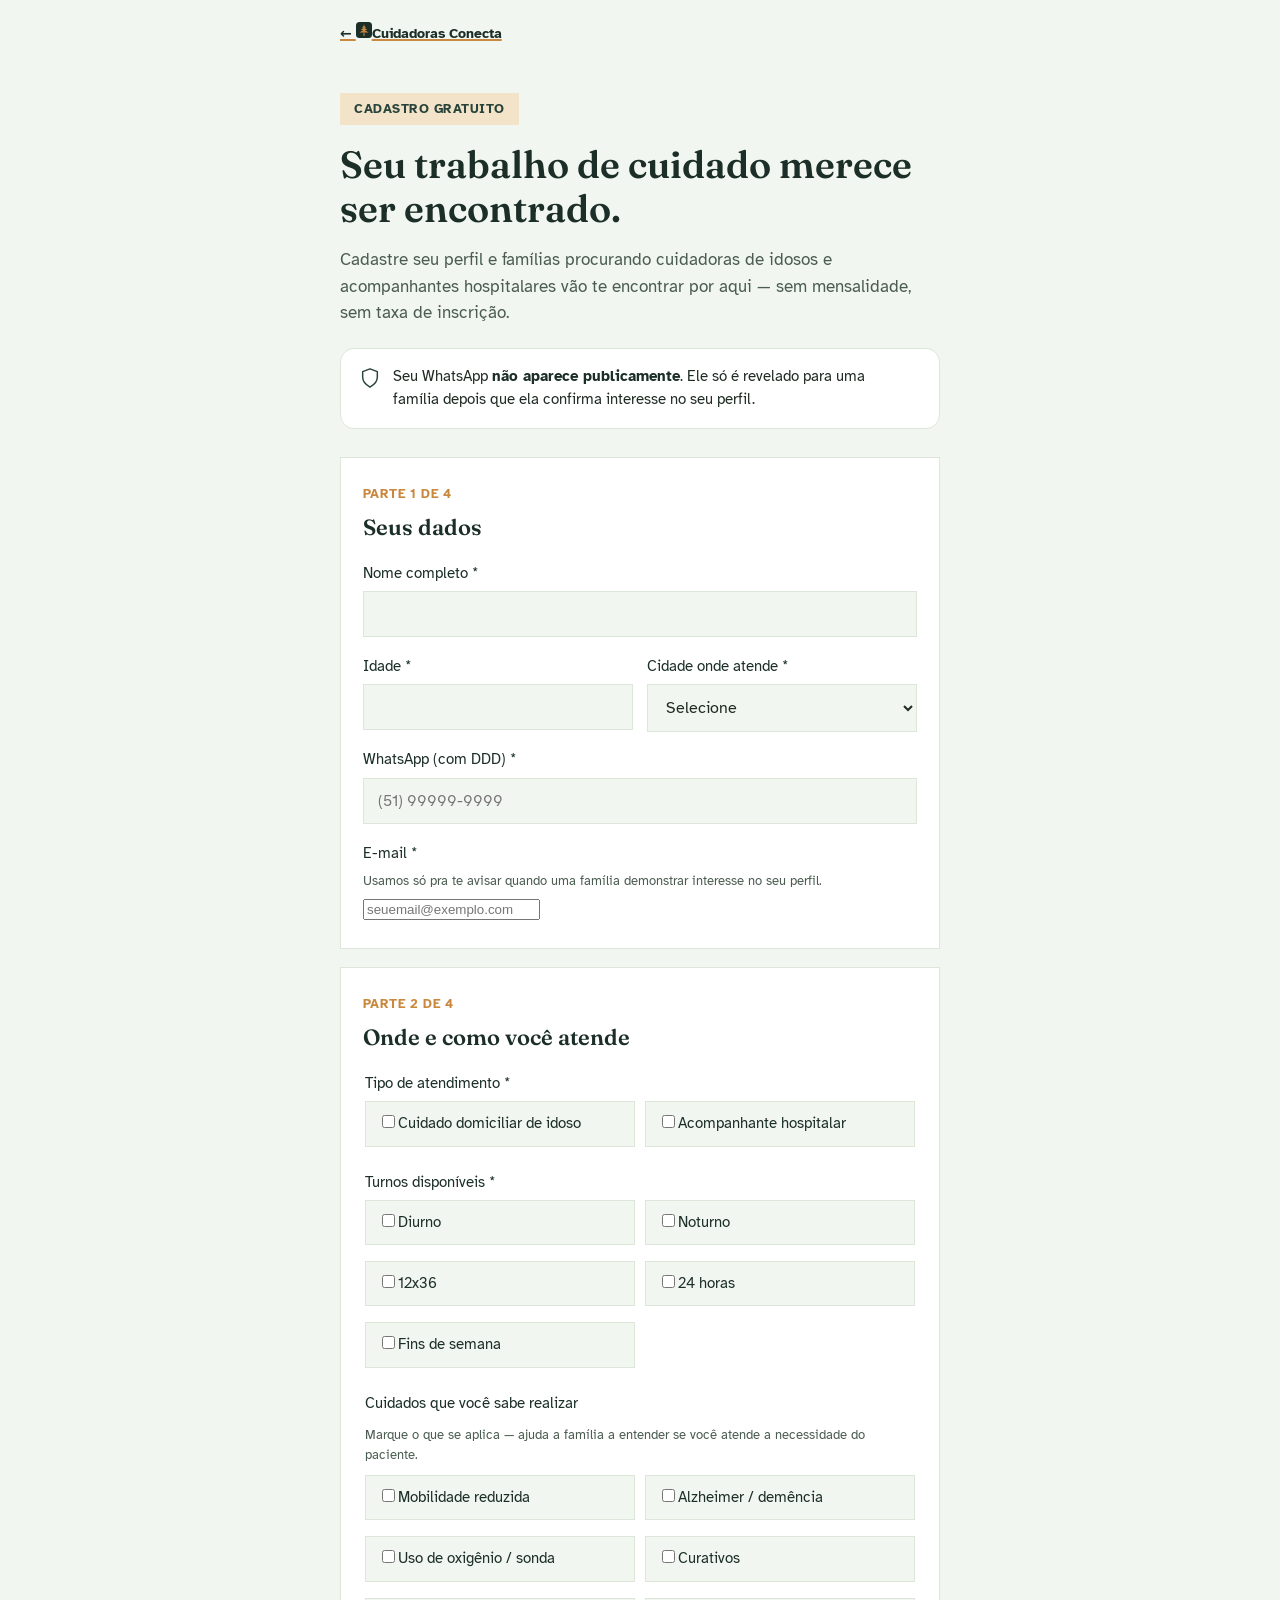
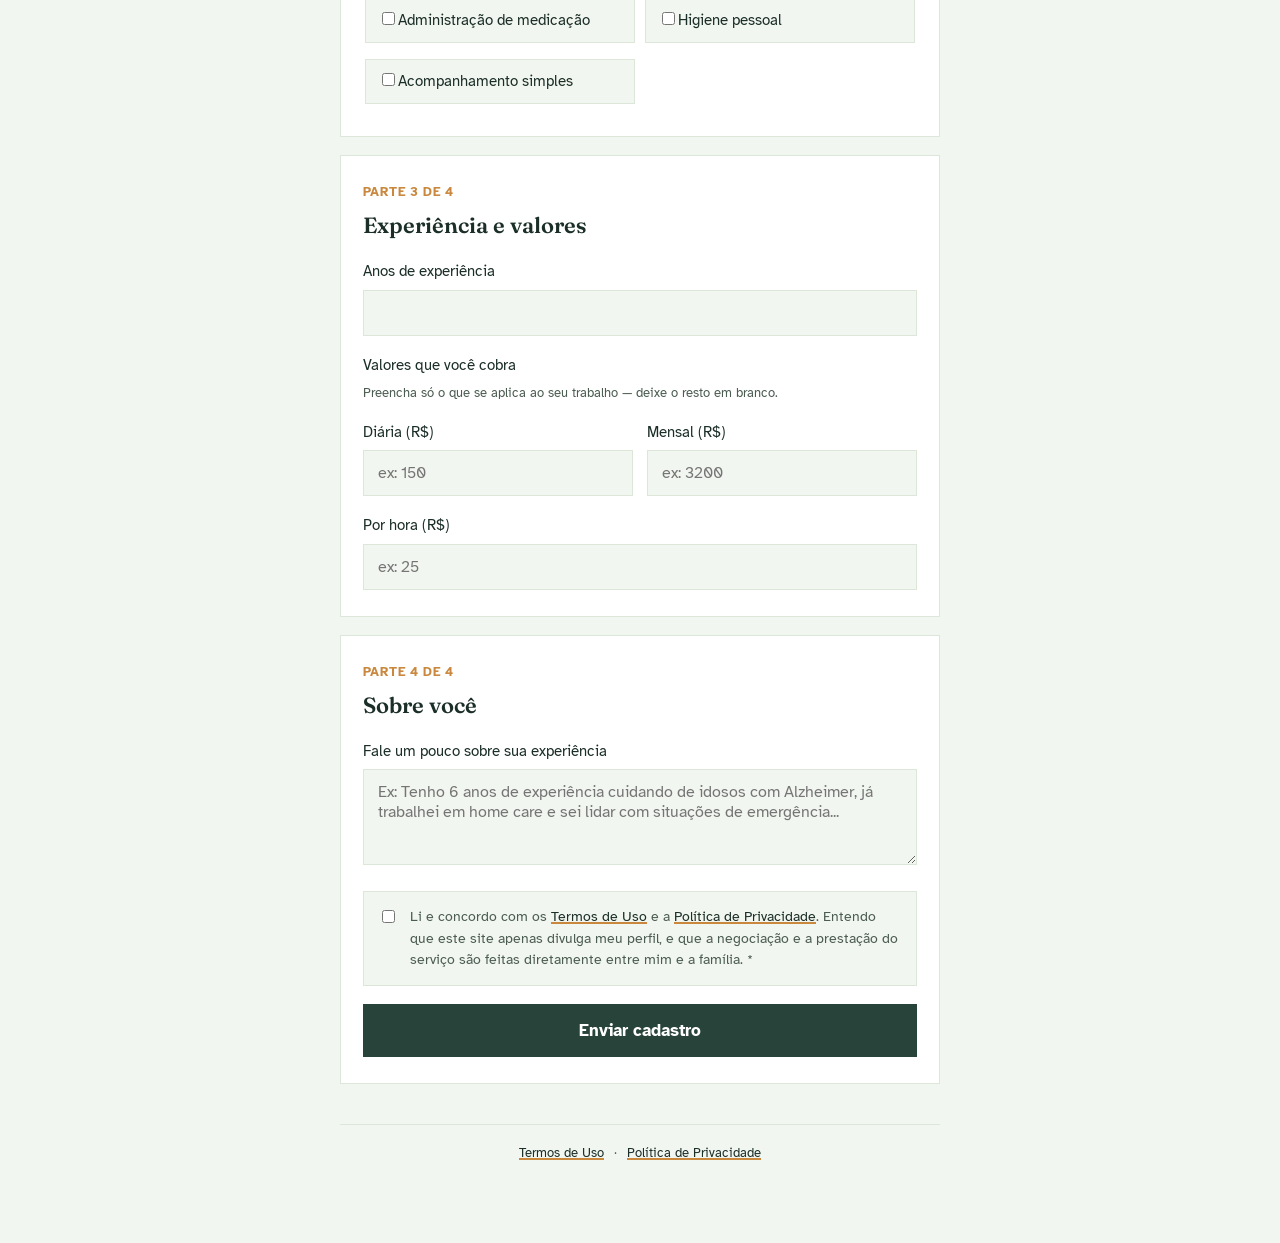
<file: cadastro (2).html>
<!doctype html>
<html lang="pt-BR">
<head>
<meta charset="UTF-8">
<meta name="viewport" content="width=device-width, initial-scale=1.0">
<title>Cadastro de cuidadora — Cuidadoras Conecta</title>
<meta name="description" content="Cadastre-se gratuitamente como cuidadora de idosos ou acompanhante hospitalar e seja encontrada por famílias em Santa Cruz do Sul e região.">
<link rel="icon" type="image/svg+xml" href="mark.svg">
<link rel="icon" type="image/png" sizes="32x32" href="favicon-32.png">
<link rel="apple-touch-icon" href="apple-touch-icon.png">
<meta property="og:type" content="website">
<meta property="og:locale" content="pt_BR">
<meta property="og:site_name" content="Cuidadoras Conecta">
<meta property="og:title" content="Cadastro de cuidadora — Cuidadoras Conecta">
<meta property="og:description" content="Cadastro gratuito. Seu WhatsApp fica protegido até a família confirmar interesse.">
<meta property="og:image" content="og-image.png">
<link rel="preconnect" href="https://fonts.googleapis.com">
<link rel="preconnect" href="https://fonts.gstatic.com" crossorigin>
<link href="https://fonts.googleapis.com/css2?family=Fraunces:opsz,wght@9..144,500;9..144,600;9..144,700&family=Atkinson+Hyperlegible:wght@400;700&display=swap" rel="stylesheet">
<link rel="stylesheet" href="styles.css">
<style>
  .hero{ padding: 48px 0 28px; }
  .hero-eyebrow{
    display:inline-flex; align-items:center; gap:8px;
    font-size: 13px; font-weight: 700; letter-spacing: .04em; text-transform: uppercase;
    color: var(--pine);
    background: var(--amber-soft);
    border-radius: var(--radius-pill);
    padding: 6px 14px;
    margin-bottom: 18px;
  }
  .hero h1{ font-size: clamp(28px, 6vw, 38px); line-height: 1.15; margin-bottom: 14px; }
  .hero p{ color: var(--ink-soft); font-size: 17px; max-width: 52ch; }
  .reassurance{
    margin-top: 22px;
    background: var(--surface);
    border: 1px solid var(--line);
    border-radius: var(--radius);
    padding: 16px 18px;
    display: flex;
    gap: 12px;
    align-items: flex-start;
  }
  .reassurance svg{ flex-shrink:0; margin-top:2px; }
  .reassurance p{ margin:0; font-size: 15px; color: var(--ink); }
  .reassurance strong{ color: var(--pine-dark); }

  .step{
    background: var(--surface);
    border: 1px solid var(--line);
    border-radius: var(--radius-lg);
    padding: 26px 22px;
    margin-bottom: 18px;
  }
  .step-label{
    font-size: 13px; font-weight: 700; color: var(--amber);
    letter-spacing: .03em; text-transform: uppercase; margin-bottom: 6px;
  }
  .step h2{ font-size: 22px; margin-bottom: 18px; }

  .field:last-child{ margin-bottom: 0; }
  .field{ margin-bottom: 18px; border:none; padding:0; }
  .field legend{ display:block; width:100%; font-weight: 500; font-size: 15px; color: var(--pine-dark); margin-bottom: 6px; padding:0; }
  .field label{ display:block; font-weight: 500; font-size: 15px; color: var(--pine-dark); margin-bottom: 6px; }
  .group-error{ display:none; color: var(--error); font-size: 13px; font-weight: 700; margin-top: 8px; }
  .field.invalid .check-grid{ outline: 2px solid var(--error); outline-offset: 6px; border-radius: var(--radius-sm); }
  .field.invalid .group-error{ display:block; }
  .field .hint{ display:block; font-size: 13px; color: var(--ink-soft); font-weight: 400; margin-top: 4px; }
  .row2{ display:grid; grid-template-columns: 1fr 1fr; gap: 14px; }
  @media (max-width: 480px){ .row2{ grid-template-columns: 1fr; } }

  input[type="text"], input[type="number"], input[type="tel"], select, textarea{
    width: 100%; font-family: inherit; font-size: 16px; color: var(--ink);
    background: var(--bg); border: 1.5px solid var(--line); border-radius: var(--radius-sm); padding: 12px 14px;
  }
  textarea{ resize: vertical; min-height: 96px; }
  input:focus, select:focus, textarea:focus{ outline: 3px solid var(--amber-soft); border-color: var(--amber); }

  .check-grid{ display:grid; grid-template-columns: 1fr 1fr; gap: 10px; }
  @media (max-width: 480px){ .check-grid{ grid-template-columns: 1fr; } }
  .check-item{
    display:flex; align-items:flex-start; gap:10px;
    border: 1.5px solid var(--line); border-radius: var(--radius-sm); padding: 10px 12px;
    cursor: pointer; background: var(--bg);
  }
  .check-item input{ margin-top:3px; width:auto; accent-color: var(--pine); }
  .check-item span{ font-size: 15px; }
  .check-item:has(input:checked){ border-color: var(--pine); background: #EAF1E7; }

  .protect-badge{
    margin-top: 10px; display:flex; align-items:center; gap:8px;
    background: var(--amber-soft); border: 1px solid #E3CB99; border-radius: var(--radius-sm);
    padding: 10px 12px; font-size: 14px; color: var(--pine-dark);
  }
  .protect-badge svg{ flex-shrink:0; }

  .terms{
    display:flex; gap: 12px; align-items:flex-start;
    background: var(--bg); border: 1.5px solid var(--line); border-radius: var(--radius-sm); padding: 14px;
  }
  .terms input{ margin-top: 4px; width:auto; accent-color: var(--pine); }
  .terms p{ margin:0; font-size: 14px; color: var(--ink-soft); }

  .honeypot{ position:absolute; left:-9999px; top:-9999px; }

  button[type="submit"]{
    width: 100%; background: var(--pine); color: #fff; border: none; border-radius: var(--radius-md);
    padding: 16px 20px; font-family: 'Atkinson Hyperlegible', sans-serif; font-weight: 700; font-size: 17px;
    cursor: pointer; transition: background .15s ease, transform .1s ease;
  }
  button[type="submit"]:hover{ background: var(--pine-dark); }
  button[type="submit"]:active{ transform: scale(.99); }
  button[type="submit"]:disabled{ background: #9AAA9F; cursor: not-allowed; }
  button[type="submit"]:focus-visible{ outline: 3px solid var(--amber); outline-offset: 2px; }

  .form-error{ color: var(--error); font-size: 14px; font-weight: 700; margin-top: 10px; display:none; }

  .feedback{ text-align:center; padding: 60px 20px; }
  .feedback h2{ font-size: 26px; margin-bottom: 12px; }
  .feedback p{ color: var(--ink-soft); max-width: 46ch; margin: 0 auto; }
  .feedback.error h2{ color: var(--error); }
</style>
</head>
<body>
<div class="page">
  <nav class="topnav"><a href="index.html">&larr; <svg width="16" height="16" viewBox="0 0 512 512"><rect width="512" height="512" rx="112" fill="var(--pine-dark)"/><rect x="240" y="336" width="32" height="112" fill="var(--amber)"/><polygon points="112,336 400,336 256,240" fill="var(--amber)"/><polygon points="152,256 360,256 256,168" fill="var(--amber)"/><polygon points="189,180 323,180 256,104" fill="var(--amber)"/><circle cx="256" cy="93" r="14" fill="var(--amber)"/></svg>Cuidadoras Conecta</a></nav>

  <header class="hero">
    <span class="hero-eyebrow">Cadastro gratuito</span>
    <h1>Seu trabalho de cuidado merece ser encontrado.</h1>
    <p>Cadastre seu perfil e famílias procurando cuidadoras de idosos e acompanhantes hospitalares vão te encontrar por aqui — sem mensalidade, sem taxa de inscrição.</p>
    <div class="reassurance">
      <svg width="22" height="22" viewBox="0 0 24 24" fill="none"><path d="M12 2L4 5v6c0 5 3.5 8.5 8 11 4.5-2.5 8-6 8-11V5l-8-3z" stroke="#28433A" stroke-width="1.6" stroke-linejoin="round"/></svg>
      <p>Seu WhatsApp <strong>não aparece publicamente</strong>. Ele só é revelado para uma família depois que ela confirma interesse no seu perfil.</p>
    </div>
  </header>

  <main>
    <form id="cadastro-form" novalidate>
      <div class="honeypot" aria-hidden="true">
        <label for="website">Não preencher</label>
        <input type="text" id="website" name="website" tabindex="-1" autocomplete="off">
      </div>

      <section class="step">
        <div class="step-label">Parte 1 de 4</div>
        <h2>Seus dados</h2>
        <div class="field">
          <label for="nome">Nome completo *</label>
          <input type="text" id="nome" name="nome" required autocomplete="name">
        </div>
        <div class="row2">
          <div class="field">
            <label for="idade">Idade *</label>
            <input type="number" id="idade" name="idade" min="18" max="90" required>
          </div>
          <div class="field">
            <label for="cidade">Cidade onde atende *</label>
            <select id="cidade" name="cidade" required>
              <option value="" disabled selected>Selecione</option>
              <option>Santa Cruz do Sul</option>
              <option>Vera Cruz</option>
              <option>Sinimbu</option>
              <option>Rio Pardinho</option>
              <option>Rio Pardo</option>
            </select>
          </div>
        </div>
        <div class="field">
          <label for="whatsapp">WhatsApp (com DDD) *</label>
          <input type="tel" id="whatsapp" name="whatsapp" placeholder="(51) 99999-9999" required autocomplete="tel">
        </div>
        <div class="field">
          <label for="email">E-mail *</label>
          <span class="hint">Usamos só pra te avisar quando uma família demonstrar interesse no seu perfil.</span>
          <input type="email" id="email" name="email" placeholder="seuemail@exemplo.com" required autocomplete="email" style="margin-top:8px;">
        </div>
      </section>

      <section class="step">
        <div class="step-label">Parte 2 de 4</div>
        <h2>Onde e como você atende</h2>
        <fieldset class="field" id="group-tipo_atendimento">
          <legend>Tipo de atendimento *</legend>
          <div class="check-grid" data-group="tipo_atendimento">
            <label class="check-item"><input type="checkbox" value="cuidado_domiciliar_idoso"><span>Cuidado domiciliar de idoso</span></label>
            <label class="check-item"><input type="checkbox" value="acompanhante_hospitalar"><span>Acompanhante hospitalar</span></label>
          </div>
          <p class="group-error" id="error-tipo_atendimento">Selecione ao menos uma opção.</p>
        </fieldset>
        <fieldset class="field" id="group-turno_disponivel">
          <legend>Turnos disponíveis *</legend>
          <div class="check-grid" data-group="turno_disponivel">
            <label class="check-item"><input type="checkbox" value="diurno"><span>Diurno</span></label>
            <label class="check-item"><input type="checkbox" value="noturno"><span>Noturno</span></label>
            <label class="check-item"><input type="checkbox" value="12x36"><span>12x36</span></label>
            <label class="check-item"><input type="checkbox" value="24h"><span>24 horas</span></label>
            <label class="check-item"><input type="checkbox" value="fins_de_semana"><span>Fins de semana</span></label>
          </div>
          <p class="group-error" id="error-turno_disponivel">Selecione ao menos uma opção.</p>
        </fieldset>
        <fieldset class="field">
          <legend>Cuidados que você sabe realizar</legend>
          <span class="hint">Marque o que se aplica — ajuda a família a entender se você atende a necessidade do paciente.</span>
          <div class="check-grid" data-group="especialidades" style="margin-top:10px;">
            <label class="check-item"><input type="checkbox" value="mobilidade_reduzida"><span>Mobilidade reduzida</span></label>
            <label class="check-item"><input type="checkbox" value="alzheimer_demencia"><span>Alzheimer / demência</span></label>
            <label class="check-item"><input type="checkbox" value="uso_oxigenio_sonda"><span>Uso de oxigênio / sonda</span></label>
            <label class="check-item"><input type="checkbox" value="curativos"><span>Curativos</span></label>
            <label class="check-item"><input type="checkbox" value="administracao_medicacao"><span>Administração de medicação</span></label>
            <label class="check-item"><input type="checkbox" value="higiene_pessoal"><span>Higiene pessoal</span></label>
            <label class="check-item"><input type="checkbox" value="acompanhamento_simples"><span>Acompanhamento simples</span></label>
          </div>
        </fieldset>
      </section>

      <section class="step">
        <div class="step-label">Parte 3 de 4</div>
        <h2>Experiência e valores</h2>
        <div class="field">
          <label for="experiencia">Anos de experiência</label>
          <input type="number" id="experiencia" name="experiencia" min="0" max="60">
        </div>
        <div class="field">
          <label>Valores que você cobra</label>
          <span class="hint">Preencha só o que se aplica ao seu trabalho — deixe o resto em branco.</span>
        </div>
        <div class="row2">
          <div class="field">
            <label for="valor_diaria">Diária (R$)</label>
            <input type="number" id="valor_diaria" name="valor_diaria" min="0" step="0.01" placeholder="ex: 150">
          </div>
          <div class="field">
            <label for="valor_mensal">Mensal (R$)</label>
            <input type="number" id="valor_mensal" name="valor_mensal" min="0" step="0.01" placeholder="ex: 3200">
          </div>
        </div>
        <div class="field">
          <label for="valor_hora">Por hora (R$)</label>
          <input type="number" id="valor_hora" name="valor_hora" min="0" step="0.01" placeholder="ex: 25">
        </div>
      </section>

      <section class="step">
        <div class="step-label">Parte 4 de 4</div>
        <h2>Sobre você</h2>
        <div class="field">
          <label for="descricao">Fale um pouco sobre sua experiência</label>
          <textarea id="descricao" name="descricao" placeholder="Ex: Tenho 6 anos de experiência cuidando de idosos com Alzheimer, já trabalhei em home care e sei lidar com situações de emergência..."></textarea>
        </div>
        <div class="field terms">
          <input type="checkbox" id="aceite" name="aceite" required>
          <p>Li e concordo com os <a href="termos.html" target="_blank">Termos de Uso</a> e a <a href="privacidade.html" target="_blank">Política de Privacidade</a>. Entendo que este site apenas divulga meu perfil, e que a negociação e a prestação do serviço são feitas diretamente entre mim e a família. *</p>
        </div>
        <div class="submit-row">
          <button type="submit" id="submit-btn">Enviar cadastro</button>
          <div class="form-error" id="form-error">Verifique os campos obrigatórios (*) antes de enviar.</div>
        </div>
      </section>
    </form>

    <div class="feedback" id="success" hidden>
      <h2>Cadastro recebido!</h2>
      <p>Seu perfil vai passar por uma revisão rápida e ficará visível para as famílias em breve. Nenhuma ação extra é necessária da sua parte.</p>
    </div>
    <div class="feedback error" id="error" hidden>
      <h2>Não conseguimos enviar</h2>
      <p>Algo falhou ao salvar seu cadastro. Verifique sua internet e tente novamente em alguns instantes.</p>
    </div>
  </main>

  <footer>
    <a href="termos.html">Termos de Uso</a> · <a href="privacidade.html">Política de Privacidade</a>
  </footer>
</div>

<script>
  const SUPABASE_URL = "https://diphqepicqeczhperagi.supabase.co/rest/v1/cuidadoras";
  const SUPABASE_KEY = "sb_publishable_F5kjaKIbncbVUXRulFI3zw_C5xdyGyM";

  const form = document.getElementById('cadastro-form');
  const submitBtn = document.getElementById('submit-btn');
  const formError = document.getElementById('form-error');

  function getGroupValues(groupName){
    return Array.from(document.querySelectorAll(`[data-group="${groupName}"] input:checked`)).map(el => el.value);
  }
  function numOrNull(value){ return value === '' || value === null ? null : Number(value); }

  // Normaliza o WhatsApp pro mesmo formato que busca.html usa pra montar o link wa.me
  // (evita que um número digitado de um jeito diferente quebre o botão "Abrir WhatsApp" da família)
  const CONECTIVOS = new Set(['de', 'da', 'do', 'das', 'dos', 'e']);
  function formatarNome(nome){
    return (nome || '')
      .trim()
      .toLowerCase()
      .split(/\s+/)
      .map((palavra, i) => {
        if (i > 0 && CONECTIVOS.has(palavra)) return palavra;
        return palavra.charAt(0).toUpperCase() + palavra.slice(1);
      })
      .join(' ');
  }

  function normalizeWhatsapp(raw){
    let digits = (raw || '').replace(/\D/g, '');
    if (digits.length === 10 || digits.length === 11) digits = '55' + digits;
    return digits;
  }

  function marcarGrupoInvalido(groupId, invalido){
    const el = document.getElementById(groupId);
    if (el) el.classList.toggle('invalid', invalido);
  }

  document.querySelectorAll('#group-tipo_atendimento, #group-turno_disponivel').forEach(fieldset => {
    fieldset.addEventListener('change', () => {
      if (fieldset.querySelector('input:checked')) fieldset.classList.remove('invalid');
    });
  });

  form.addEventListener('submit', async function(e){
    e.preventDefault();
    formError.style.display = 'none';

    if (document.getElementById('website').value.trim() !== '') {
      form.hidden = true;
      document.getElementById('success').hidden = false;
      return;
    }

    const tipoAtendimento = getGroupValues('tipo_atendimento');
    const turnoDisponivel = getGroupValues('turno_disponivel');
    const especialidades = getGroupValues('especialidades');

    // Primeiro valida os campos nativos (nome, idade, cidade, whatsapp, termos) —
    // reportValidity() já foca e rola até o campo certo automaticamente, sem precisar reinventar isso
    if (!form.checkValidity()){
      form.reportValidity();
      return;
    }

    // Depois valida os grupos de checkbox (não têm validação nativa do navegador)
    const gruposInvalidos = [
      { id: 'group-tipo_atendimento', ok: tipoAtendimento.length > 0 },
      { id: 'group-turno_disponivel', ok: turnoDisponivel.length > 0 },
    ];
    gruposInvalidos.forEach(g => marcarGrupoInvalido(g.id, !g.ok));
    const primeiroInvalido = gruposInvalidos.find(g => !g.ok);

    if (primeiroInvalido){
      document.getElementById(primeiroInvalido.id).scrollIntoView({ behavior: 'smooth', block: 'center' });
      formError.style.display = 'block';
      return;
    }

    const payload = {
      nome_completo: formatarNome(document.getElementById('nome').value),
      idade: numOrNull(document.getElementById('idade').value),
      cidade: document.getElementById('cidade').value,
      estado: 'RS',
      whatsapp: normalizeWhatsapp(document.getElementById('whatsapp').value),
      email: document.getElementById('email').value.trim(),
      tipo_atendimento: tipoAtendimento,
      turno_disponivel: turnoDisponivel,
      especialidades: especialidades,
      experiencia_anos: numOrNull(document.getElementById('experiencia').value),
      valor_diaria: numOrNull(document.getElementById('valor_diaria').value),
      valor_mensal: numOrNull(document.getElementById('valor_mensal').value),
      valor_hora: numOrNull(document.getElementById('valor_hora').value),
      descricao: document.getElementById('descricao').value.trim(),
      termos_aceitos_em: new Date().toISOString()
    };

    submitBtn.disabled = true;
    submitBtn.textContent = 'Enviando...';

    try {
      const res = await fetch(SUPABASE_URL, {
        method: 'POST',
        headers: {
          'apikey': SUPABASE_KEY,
          'Authorization': 'Bearer ' + SUPABASE_KEY,
          'Content-Type': 'application/json',
          'Prefer': 'return=minimal'
        },
        body: JSON.stringify(payload)
      });
      if (!res.ok) throw new Error('Falha no envio: ' + res.status);
      form.hidden = true;
      document.getElementById('success').hidden = false;
    } catch (err) {
      document.getElementById('error').hidden = false;
      submitBtn.disabled = false;
      submitBtn.textContent = 'Enviar cadastro';
    }
  });
</script>
</body>
</html>
</file>
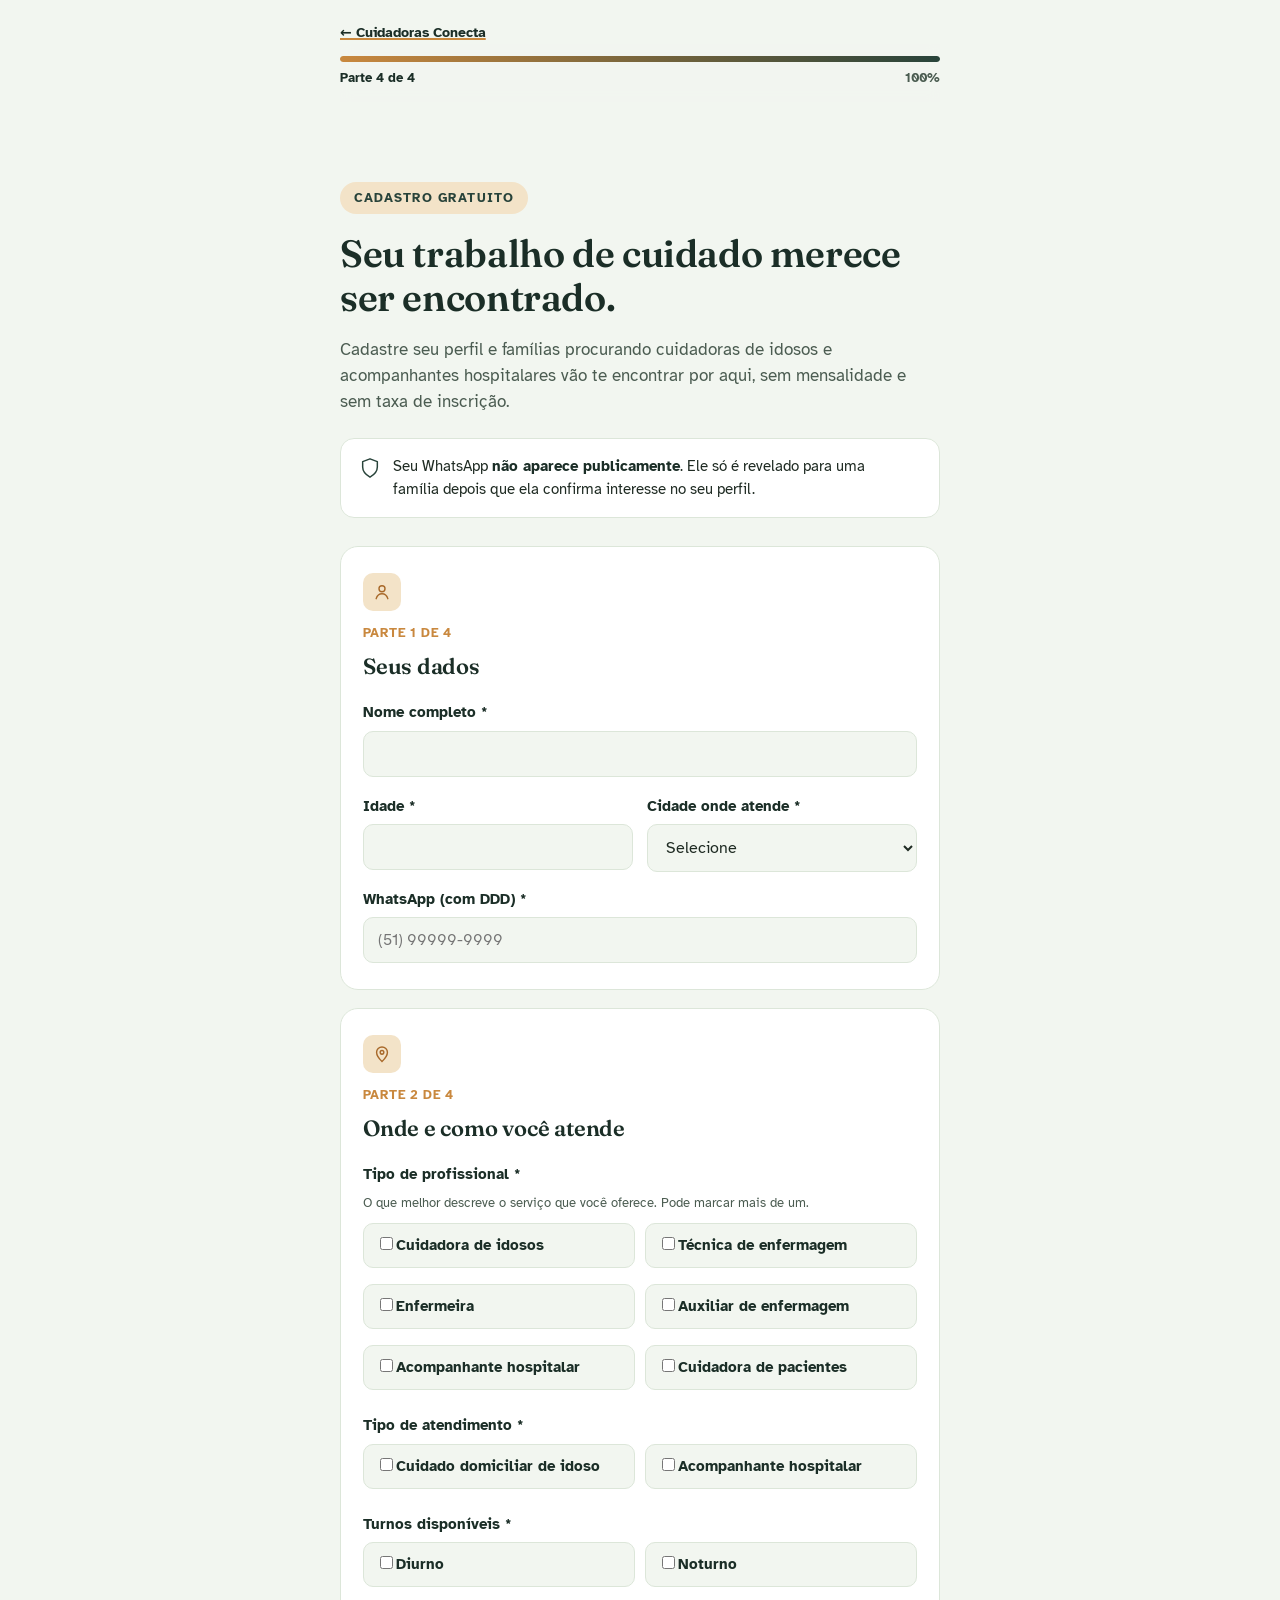
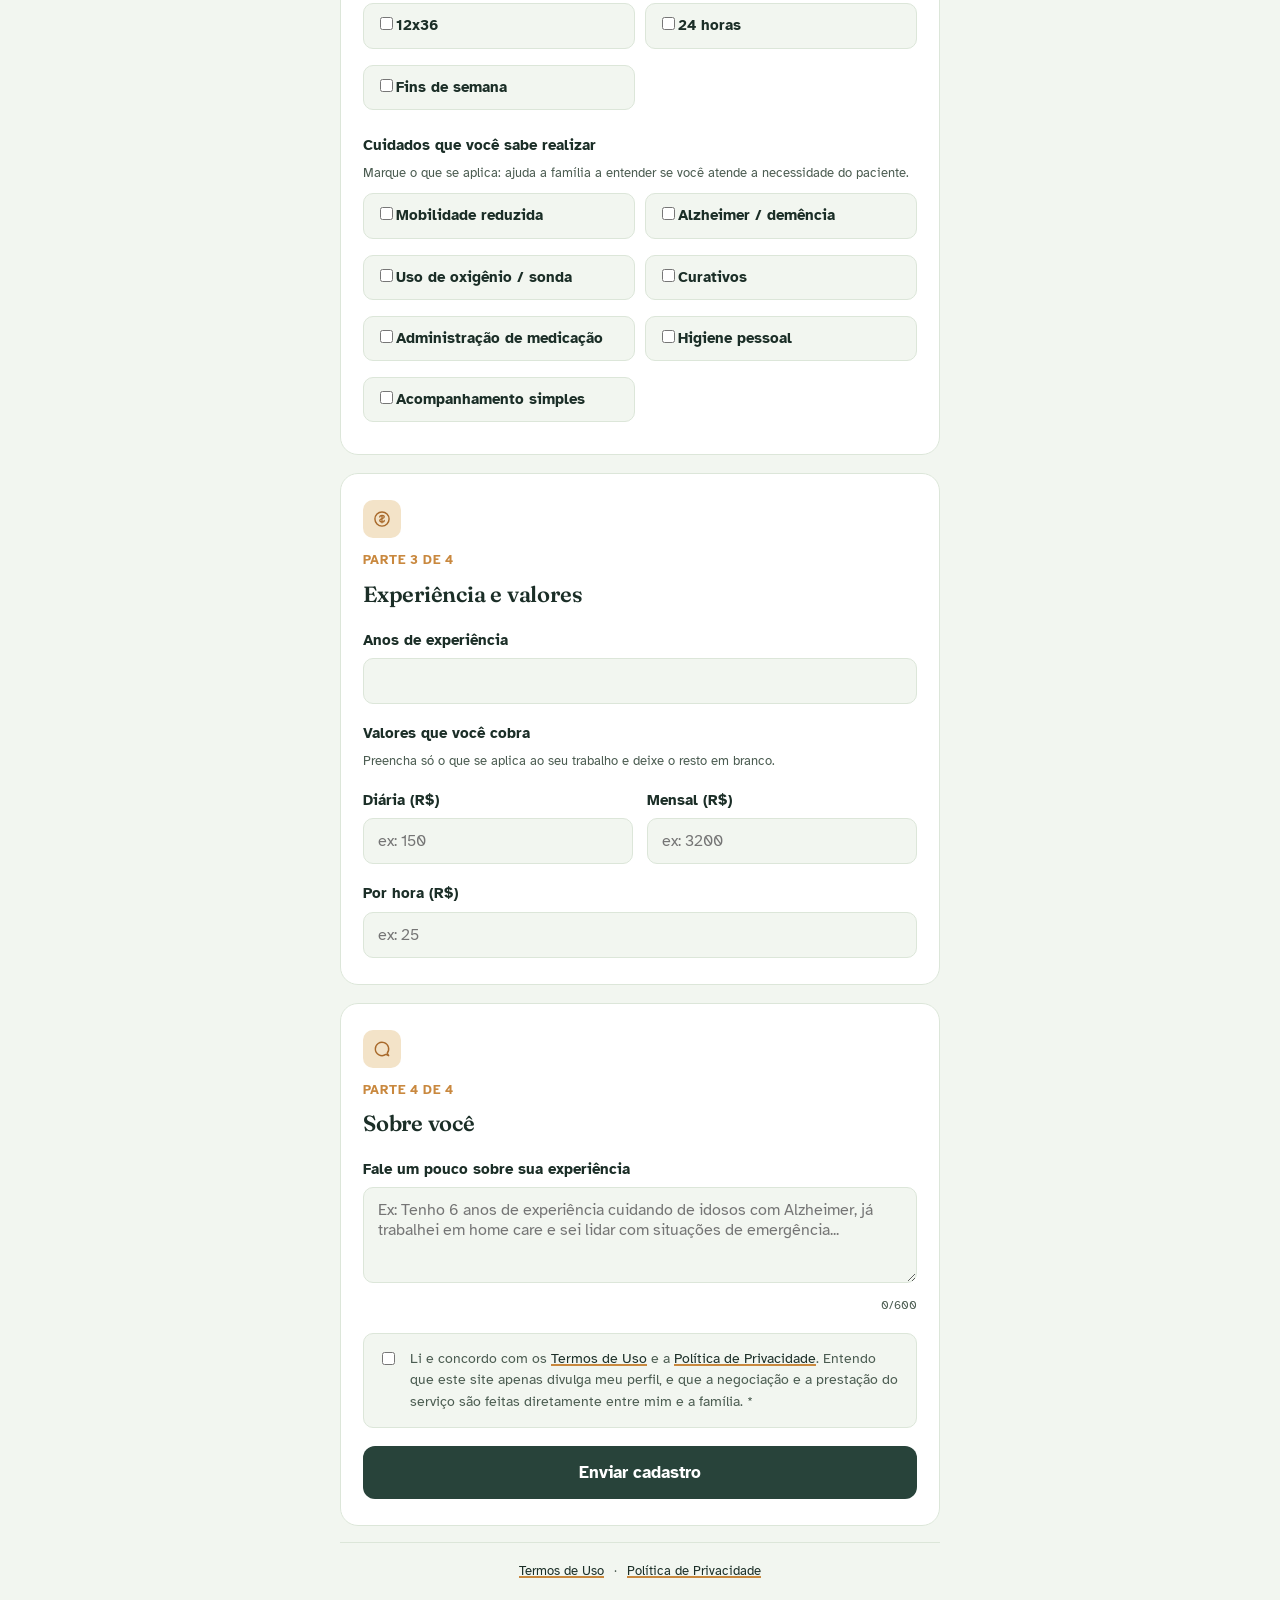
<file: cadastro.html>
<!doctype html>
<html lang="pt-BR">
<head>
<meta charset="UTF-8">
<meta name="viewport" content="width=device-width, initial-scale=1.0">
<title>Cadastro de Cuidadora de Idosos Grátis · Cuidadoras Conecta</title>
<meta name="description" content="Cadastre-se gratuitamente como cuidadora de idosos ou acompanhante hospitalar em Santa Cruz do Sul, Vera Cruz, Sinimbu, Rio Pardinho e Rio Pardo. Sem mensalidade, sem taxa de inscrição.">
<meta name="robots" content="index, follow, max-image-preview:large">
<link rel="canonical" href="https://cuidadoras-conecta-rs.vercel.app/cadastro.html">

<!-- Open Graph -->
<meta property="og:type" content="website">
<meta property="og:site_name" content="Cuidadoras Conecta">
<meta property="og:title" content="Cadastro de Cuidadora de Idosos Grátis · Cuidadoras Conecta">
<meta property="og:description" content="Cadastre seu perfil de cuidadora de idosos ou acompanhante hospitalar gratuitamente. Sem mensalidade, sem taxa de inscrição.">
<meta property="og:image" content="https://cuidadoras-conecta-rs.vercel.app/og-image.png">
<meta property="og:locale" content="pt_BR">
<meta property="og:url" content="https://cuidadoras-conecta-rs.vercel.app/cadastro.html">

<!-- Twitter Card -->
<meta name="twitter:card" content="summary_large_image">
<meta name="twitter:title" content="Cadastro de Cuidadora de Idosos Grátis">
<meta name="twitter:description" content="Cadastre seu perfil gratuitamente e seja encontrada por famílias da sua região.">
<meta name="twitter:image" content="https://cuidadoras-conecta-rs.vercel.app/og-image.png">

<!-- Favicon e Web App Manifest -->
<link rel="icon" href="favicon.svg" type="image/svg+xml">
<link rel="icon" href="icon-192.png" sizes="192x192" type="image/png">
<link rel="apple-touch-icon" href="apple-touch-icon.png">
<link rel="manifest" href="site.webmanifest">
<meta name="theme-color" content="#1B2E27">

<!-- Preconexões (performance) -->
<link rel="preconnect" href="https://fonts.googleapis.com">
<link rel="preconnect" href="https://fonts.gstatic.com" crossorigin>
<link rel="preconnect" href="https://diphqepicqeczhperagi.supabase.co" crossorigin>

<!-- Carregamento de fonte não bloqueante -->
<link rel="preload" as="style" href="https://fonts.googleapis.com/css2?family=Fraunces:opsz,wght@9..144,500;9..144,600;9..144,700&family=Atkinson+Hyperlegible:wght@400;700&display=swap">
<link rel="stylesheet" href="https://fonts.googleapis.com/css2?family=Fraunces:opsz,wght@9..144,500;9..144,600;9..144,700&family=Atkinson+Hyperlegible:wght@400;700&display=swap" media="print" onload="this.media='all'">
<noscript><link rel="stylesheet" href="https://fonts.googleapis.com/css2?family=Fraunces:opsz,wght@9..144,500;9..144,600;9..144,700&family=Atkinson+Hyperlegible:wght@400;700&display=swap"></noscript>

<link rel="stylesheet" href="styles.css">
<link rel="stylesheet" href="enhance.css">

<!-- Dados estruturados (SEO) -->
<script type="application/ld+json">
{
  "@context": "https://schema.org",
  "@graph": [
    {
      "@type": "BreadcrumbList",
      "itemListElement": [
        { "@type": "ListItem", "position": 1, "name": "Início", "item": "https://cuidadoras-conecta-rs.vercel.app/" },
        { "@type": "ListItem", "position": 2, "name": "Cadastro de cuidadora", "item": "https://cuidadoras-conecta-rs.vercel.app/cadastro.html" }
      ]
    }
  ]
}
</script>
<style>
  .hero{ padding: 48px 0 28px; }
  .hero-eyebrow{
    display:inline-flex; align-items:center; gap:8px;
    font-size: 13px; font-weight: 700; letter-spacing: .04em; text-transform: uppercase;
    color: var(--pine);
    background: var(--amber-soft);
    border-radius: 999px;
    padding: 6px 14px;
    margin-bottom: 18px;
  }
  .hero h1{ font-size: clamp(28px, 6vw, 38px); line-height: 1.15; margin-bottom: 14px; }
  .hero p{ color: var(--ink-soft); font-size: 17px; max-width: 52ch; }
  .reassurance{
    margin-top: 22px;
    background: var(--surface);
    border: 1px solid var(--line);
    border-radius: var(--radius);
    padding: 16px 18px;
    display: flex;
    gap: 12px;
    align-items: flex-start;
  }
  .reassurance svg{ flex-shrink:0; margin-top:2px; }
  .reassurance p{ margin:0; font-size: 15px; color: var(--ink); }
  .reassurance strong{ color: var(--pine-dark); }

  .step{
    background: var(--surface);
    border: 1px solid var(--line);
    border-radius: 18px;
    padding: 26px 22px;
    margin-bottom: 18px;
    transition: box-shadow .25s ease;
  }
  .step:focus-within{ box-shadow: 0 0 0 3px var(--amber-soft); }
  .step-label{
    font-size: 13px; font-weight: 700; color: var(--amber);
    letter-spacing: .03em; text-transform: uppercase; margin-bottom: 6px;
  }
  .step h2{ font-size: 22px; margin-bottom: 18px; }

  .field{ margin-bottom: 18px; }
  .field:last-child{ margin-bottom: 0; }
  .field label{ display:block; font-weight: 700; font-size: 15px; color: var(--pine-dark); margin-bottom: 6px; }
  .field .hint{ display:block; font-size: 13px; color: var(--ink-soft); font-weight: 400; margin-top: 4px; }
  .row2{ display:grid; grid-template-columns: 1fr 1fr; gap: 14px; }
  @media (max-width: 480px){ .row2{ grid-template-columns: 1fr; } }

  input[type="text"], input[type="number"], input[type="tel"], select, textarea{
    width: 100%; font-family: inherit; font-size: 16px; color: var(--ink);
    background: var(--bg); border: 1.5px solid var(--line); border-radius: 10px; padding: 12px 14px;
    transition: border-color .15s ease, box-shadow .15s ease;
  }
  textarea{ resize: vertical; min-height: 96px; }
  input:focus, select:focus, textarea:focus{ outline: 3px solid var(--amber-soft); border-color: var(--amber); }

  .check-grid{ display:grid; grid-template-columns: 1fr 1fr; gap: 10px; }
  @media (max-width: 480px){ .check-grid{ grid-template-columns: 1fr; } }
  .check-item{
    display:flex; align-items:flex-start; gap:10px;
    border: 1.5px solid var(--line); border-radius: 10px; padding: 10px 12px;
    cursor: pointer; background: var(--bg);
    transition: border-color .15s ease, background .15s ease, transform .12s ease;
  }
  .check-item:hover{ border-color: var(--amber); }
  .check-item input{ margin-top:3px; width:auto; accent-color: var(--pine); }
  .check-item span{ font-size: 15px; }
  .check-item:has(input:checked){ border-color: var(--pine); background: #EAF1E7; }

  .protect-badge{
    margin-top: 10px; display:flex; align-items:center; gap:8px;
    background: var(--amber-soft); border: 1px solid #E3CB99; border-radius: 10px;
    padding: 10px 12px; font-size: 14px; color: var(--pine-dark);
  }
  .protect-badge svg{ flex-shrink:0; }

  .terms{
    display:flex; gap: 12px; align-items:flex-start;
    background: var(--bg); border: 1.5px solid var(--line); border-radius: 10px; padding: 14px;
  }
  .terms input{ margin-top: 4px; width:auto; accent-color: var(--pine); }
  .terms p{ margin:0; font-size: 14px; color: var(--ink-soft); }

  .honeypot{ position:absolute; left:-9999px; top:-9999px; }

  button[type="submit"]{
    width: 100%; background: var(--pine); color: #fff; border: none; border-radius: 12px;
    padding: 16px 20px; font-family: 'Atkinson Hyperlegible', sans-serif; font-weight: 700; font-size: 17px;
    cursor: pointer; transition: background .15s ease, transform .1s ease;
  }
  button[type="submit"]:hover{ background: var(--pine-dark); }
  button[type="submit"]:active{ transform: scale(.99); }
  button[type="submit"]:disabled{ background: #9AAA9F; cursor: not-allowed; }
  button[type="submit"]:focus-visible{ outline: 3px solid var(--amber); outline-offset: 2px; }

  .form-error{ color: var(--error); font-size: 14px; font-weight: 700; margin-top: 10px; display:none; }

  .feedback{ text-align:center; padding: 60px 20px; }
  .feedback h2{ font-size: 26px; margin-bottom: 12px; }
  .feedback p{ color: var(--ink-soft); max-width: 46ch; margin: 0 auto; }
  .feedback.error h2{ color: var(--error); }
  .feedback .feedback-icon{ margin: 0 auto 18px; }

  /* -------- Barra de progresso das 4 etapas -------- */
  .progress-track{
    position: sticky; top: 0; z-index: 50;
    background: rgba(242,246,240,.9); backdrop-filter: blur(6px);
    padding: 12px 0 14px; margin: 0 0 8px;
  }
  .progress-bar{
    height: 6px; background: var(--line); border-radius: 999px; overflow: hidden;
  }
  .progress-bar-fill{
    height: 100%; width: 25%; background: linear-gradient(90deg, var(--amber), var(--pine));
    border-radius: 999px; transition: width .45s cubic-bezier(.22,1,.36,1);
  }
  .progress-label{
    display:flex; justify-content:space-between; font-size: 12.5px; font-weight:700;
    color: var(--ink-soft); margin-top: 7px;
  }
  .progress-label .current{ color: var(--pine-dark); }
  @media (prefers-reduced-motion: reduce){ .progress-bar-fill{ transition:none; } }

  .step-icon{
    width:38px; height:38px; border-radius:10px; display:flex; align-items:center; justify-content:center;
    background: var(--amber-soft); color: var(--amber-dark, #A8692A); margin-bottom:12px;
  }

  /* -------- Validação inline por campo -------- */
  .field-error-msg{
    display:none; align-items:center; gap:6px; color: var(--error); font-size: 12.5px; font-weight:700; margin-top: 6px;
  }
  .field.has-error input, .field.has-error select{
    border-color: var(--error); background: #FBEEEA;
  }
  .field.has-error .field-error-msg{ display:flex; }

  /* -------- Contador de caracteres -------- */
  .char-counter{ font-size: 12px; color: var(--ink-soft); text-align:right; margin-top: 5px; }
  .char-counter.warn{ color: var(--amber-dark, #A8692A); font-weight:700; }
</style>
</head>
<body>
<a class="skip-link" href="#cadastro-form">Pular para o formulário</a>
<div class="page">
  <nav class="topnav"><a href="index.html">&larr; Cuidadoras Conecta</a></nav>

  <div class="progress-track" id="progress-track" hidden>
    <div class="progress-bar"><div class="progress-bar-fill" id="progress-fill"></div></div>
    <div class="progress-label"><span class="current" id="progress-label">Parte 1 de 4</span><span id="progress-percent">25%</span></div>
  </div>

  <header class="hero" data-aos="fade-up">
    <span class="hero-eyebrow">Cadastro gratuito</span>
    <h1>Seu trabalho de cuidado merece ser encontrado.</h1>
    <p>Cadastre seu perfil e famílias procurando cuidadoras de idosos e acompanhantes hospitalares vão te encontrar por aqui, sem mensalidade e sem taxa de inscrição.</p>
    <div class="reassurance">
      <svg width="22" height="22" viewBox="0 0 24 24" fill="none"><path d="M12 2L4 5v6c0 5 3.5 8.5 8 11 4.5-2.5 8-6 8-11V5l-8-3z" stroke="#28433A" stroke-width="1.6" stroke-linejoin="round"/></svg>
      <p>Seu WhatsApp <strong>não aparece publicamente</strong>. Ele só é revelado para uma família depois que ela confirma interesse no seu perfil.</p>
    </div>
  </header>

  <main>
    <form id="cadastro-form" novalidate>
      <div class="honeypot" aria-hidden="true">
        <label for="website">Não preencher</label>
        <input type="text" id="website" name="website" tabindex="-1" autocomplete="off">
      </div>

      <section class="step" data-aos="fade-up" data-step="1">
        <div class="step-icon"><svg width="20" height="20" viewBox="0 0 24 24" fill="none"><circle cx="12" cy="8" r="3.6" stroke="currentColor" stroke-width="1.7"/><path d="M5 20c1.2-4 4-6 7-6s5.8 2 7 6" stroke="currentColor" stroke-width="1.7" stroke-linecap="round"/></svg></div>
        <div class="step-label">Parte 1 de 4</div>
        <h2>Seus dados</h2>
        <div class="field" data-field="nome">
          <label for="nome">Nome completo *</label>
          <input type="text" id="nome" name="nome" required autocomplete="name">
          <span class="field-error-msg">Conte seu nome completo para continuar.</span>
        </div>
        <div class="row2">
          <div class="field" data-field="idade">
            <label for="idade">Idade *</label>
            <input type="number" id="idade" name="idade" min="18" max="90" required>
            <span class="field-error-msg">Informe uma idade entre 18 e 90 anos.</span>
          </div>
          <div class="field" data-field="cidade">
            <label for="cidade">Cidade onde atende *</label>
            <select id="cidade" name="cidade" required>
              <option value="" disabled selected>Selecione</option>
              <option>Santa Cruz do Sul</option>
              <option>Vera Cruz</option>
              <option>Sinimbu</option>
              <option>Rio Pardinho</option>
              <option>Rio Pardo</option>
            </select>
          </div>
        </div>
        <div class="field" data-field="whatsapp">
          <label for="whatsapp">WhatsApp (com DDD) *</label>
          <input type="tel" id="whatsapp" name="whatsapp" placeholder="(51) 99999-9999" required autocomplete="tel">
          <span class="field-error-msg">Informe um WhatsApp válido com DDD.</span>
        </div>
      </section>

      <section class="step" data-aos="fade-up" data-step="2">
        <div class="step-icon"><svg width="20" height="20" viewBox="0 0 24 24" fill="none"><path d="M12 21s-6.5-5.9-6.5-11A6.5 6.5 0 0112 3.5 6.5 6.5 0 0118.5 10c0 5.1-6.5 11-6.5 11z" stroke="currentColor" stroke-width="1.7"/><circle cx="12" cy="10" r="2.2" stroke="currentColor" stroke-width="1.7"/></svg></div>
        <div class="step-label">Parte 2 de 4</div>
        <h2>Onde e como você atende</h2>
        <div class="field">
          <label>Tipo de profissional *</label>
          <span class="hint">O que melhor descreve o serviço que você oferece. Pode marcar mais de um.</span>
          <div class="check-grid" data-group="tipo_profissional" style="margin-top:10px;">
            <label class="check-item"><input type="checkbox" value="cuidadora_idosos"><span>Cuidadora de idosos</span></label>
            <label class="check-item"><input type="checkbox" value="tecnica_enfermagem"><span>Técnica de enfermagem</span></label>
            <label class="check-item"><input type="checkbox" value="enfermeira"><span>Enfermeira</span></label>
            <label class="check-item"><input type="checkbox" value="auxiliar_enfermagem"><span>Auxiliar de enfermagem</span></label>
            <label class="check-item"><input type="checkbox" value="acompanhante_hospitalar"><span>Acompanhante hospitalar</span></label>
            <label class="check-item"><input type="checkbox" value="cuidadora_pacientes"><span>Cuidadora de pacientes</span></label>
          </div>
        </div>
        <div class="field">
          <label>Tipo de atendimento *</label>
          <div class="check-grid" data-group="tipo_atendimento">
            <label class="check-item"><input type="checkbox" value="cuidado_domiciliar_idoso"><span>Cuidado domiciliar de idoso</span></label>
            <label class="check-item"><input type="checkbox" value="acompanhante_hospitalar"><span>Acompanhante hospitalar</span></label>
          </div>
        </div>
        <div class="field">
          <label>Turnos disponíveis *</label>
          <div class="check-grid" data-group="turno_disponivel">
            <label class="check-item"><input type="checkbox" value="diurno"><span>Diurno</span></label>
            <label class="check-item"><input type="checkbox" value="noturno"><span>Noturno</span></label>
            <label class="check-item"><input type="checkbox" value="12x36"><span>12x36</span></label>
            <label class="check-item"><input type="checkbox" value="24h"><span>24 horas</span></label>
            <label class="check-item"><input type="checkbox" value="fins_de_semana"><span>Fins de semana</span></label>
          </div>
        </div>
        <div class="field">
          <label>Cuidados que você sabe realizar</label>
          <span class="hint">Marque o que se aplica: ajuda a família a entender se você atende a necessidade do paciente.</span>
          <div class="check-grid" data-group="especialidades" style="margin-top:10px;">
            <label class="check-item"><input type="checkbox" value="mobilidade_reduzida"><span>Mobilidade reduzida</span></label>
            <label class="check-item"><input type="checkbox" value="alzheimer_demencia"><span>Alzheimer / demência</span></label>
            <label class="check-item"><input type="checkbox" value="uso_oxigenio_sonda"><span>Uso de oxigênio / sonda</span></label>
            <label class="check-item"><input type="checkbox" value="curativos"><span>Curativos</span></label>
            <label class="check-item"><input type="checkbox" value="administracao_medicacao"><span>Administração de medicação</span></label>
            <label class="check-item"><input type="checkbox" value="higiene_pessoal"><span>Higiene pessoal</span></label>
            <label class="check-item"><input type="checkbox" value="acompanhamento_simples"><span>Acompanhamento simples</span></label>
          </div>
        </div>
      </section>

      <section class="step" data-aos="fade-up" data-step="3">
        <div class="step-icon"><svg width="20" height="20" viewBox="0 0 24 24" fill="none"><circle cx="12" cy="12" r="8.5" stroke="currentColor" stroke-width="1.7"/><path d="M12 7.5v9M9.3 9.6c0-1.1 1.2-1.9 2.7-1.9s2.7.9 2.7 2c0 2.6-5.4 1.3-5.4 3.9 0 1.1 1.2 2 2.7 2s2.7-.8 2.7-1.9" stroke="currentColor" stroke-width="1.5" stroke-linecap="round"/></svg></div>
        <div class="step-label">Parte 3 de 4</div>
        <h2>Experiência e valores</h2>
        <div class="field">
          <label for="experiencia">Anos de experiência</label>
          <input type="number" id="experiencia" name="experiencia" min="0" max="60">
        </div>
        <div class="field">
          <label>Valores que você cobra</label>
          <span class="hint">Preencha só o que se aplica ao seu trabalho e deixe o resto em branco.</span>
        </div>
        <div class="row2">
          <div class="field">
            <label for="valor_diaria">Diária (R$)</label>
            <input type="number" id="valor_diaria" name="valor_diaria" min="0" step="0.01" placeholder="ex: 150">
          </div>
          <div class="field">
            <label for="valor_mensal">Mensal (R$)</label>
            <input type="number" id="valor_mensal" name="valor_mensal" min="0" step="0.01" placeholder="ex: 3200">
          </div>
        </div>
        <div class="field">
          <label for="valor_hora">Por hora (R$)</label>
          <input type="number" id="valor_hora" name="valor_hora" min="0" step="0.01" placeholder="ex: 25">
        </div>
      </section>

      <section class="step" data-aos="fade-up" data-step="4">
        <div class="step-icon"><svg width="20" height="20" viewBox="0 0 24 24" fill="none"><path d="M4 12a8 8 0 1114.2 5L20 20l-3.4-1.5A8 8 0 014 12z" stroke="currentColor" stroke-width="1.7" stroke-linejoin="round"/></svg></div>
        <div class="step-label">Parte 4 de 4</div>
        <h2>Sobre você</h2>
        <div class="field">
          <label for="descricao">Fale um pouco sobre sua experiência</label>
          <textarea id="descricao" name="descricao" maxlength="600" placeholder="Ex: Tenho 6 anos de experiência cuidando de idosos com Alzheimer, já trabalhei em home care e sei lidar com situações de emergência..."></textarea>
          <div class="char-counter" id="descricao-counter">0/600</div>
        </div>
        <div class="field terms">
          <input type="checkbox" id="aceite" name="aceite" required>
          <p>Li e concordo com os <a href="termos.html" target="_blank">Termos de Uso</a> e a <a href="privacidade.html" target="_blank">Política de Privacidade</a>. Entendo que este site apenas divulga meu perfil, e que a negociação e a prestação do serviço são feitas diretamente entre mim e a família. *</p>
        </div>
        <div class="submit-row">
          <button type="submit" id="submit-btn">Enviar cadastro</button>
          <div class="form-error" id="form-error">Verifique os campos obrigatórios (*) antes de enviar.</div>
        </div>
      </section>
    </form>

    <div class="feedback" id="success" hidden>
      <svg class="feedback-icon" width="52" height="52" viewBox="0 0 24 24" fill="none"><circle cx="12" cy="12" r="10" stroke="#2E7D52" stroke-width="1.6"/><path d="M7.5 12.5l3 3 6-6.5" stroke="#2E7D52" stroke-width="1.8" stroke-linecap="round" stroke-linejoin="round"/></svg>
      <h2>Cadastro recebido!</h2>
      <p>Seu perfil vai passar por uma revisão rápida e ficará visível para as famílias em breve. Nenhuma ação extra é necessária da sua parte.</p>
    </div>
    <div class="feedback error" id="error" hidden>
      <svg class="feedback-icon" width="52" height="52" viewBox="0 0 24 24" fill="none"><circle cx="12" cy="12" r="10" stroke="var(--error)" stroke-width="1.6"/><path d="M12 8v5M12 16h.01" stroke="var(--error)" stroke-width="1.8" stroke-linecap="round"/></svg>
      <h2>Não conseguimos enviar</h2>
      <p>Algo falhou ao salvar seu cadastro. Verifique sua internet e tente novamente em alguns instantes.</p>
    </div>
  </main>

  <footer>
    <a href="termos.html">Termos de Uso</a> · <a href="privacidade.html">Política de Privacidade</a>
  </footer>
</div>

<script>
  const SUPABASE_URL = "https://diphqepicqeczhperagi.supabase.co/rest/v1/cuidadoras";
  const SUPABASE_KEY = "sb_publishable_F5kjaKIbncbVUXRulFI3zw_C5xdyGyM";

  const form = document.getElementById('cadastro-form');
  const submitBtn = document.getElementById('submit-btn');
  const formError = document.getElementById('form-error');

  function getGroupValues(groupName){
    return Array.from(document.querySelectorAll(`[data-group="${groupName}"] input:checked`)).map(el => el.value);
  }
  function numOrNull(value){ return value === '' || value === null ? null : Number(value); }

  // -------- Contador de caracteres da descrição --------
  (function () {
    const textarea = document.getElementById('descricao');
    const counter = document.getElementById('descricao-counter');
    const max = Number(textarea.getAttribute('maxlength')) || 600;
    function update(){
      const len = textarea.value.length;
      counter.textContent = `${len}/${max}`;
      counter.classList.toggle('warn', len > max * 0.9);
    }
    textarea.addEventListener('input', update);
    update();
  })();

  // -------- Validação inline por campo (feedback imediato ao sair do campo) --------
  (function () {
    const fields = document.querySelectorAll('.field[data-field]');
    fields.forEach(field => {
      const input = field.querySelector('input, select');
      if (!input) return;
      input.addEventListener('blur', () => {
        if (input.value.trim() === '') { field.classList.remove('has-error'); return; }
        field.classList.toggle('has-error', !input.checkValidity());
      });
      input.addEventListener('input', () => {
        if (field.classList.contains('has-error') && input.checkValidity()) {
          field.classList.remove('has-error');
        }
      });
    });
  })();

  form.addEventListener('submit', async function(e){
    e.preventDefault();
    formError.style.display = 'none';

    if (document.getElementById('website').value.trim() !== '') {
      form.hidden = true;
      document.getElementById('success').hidden = false;
      return;
    }

    const tipoAtendimento = getGroupValues('tipo_atendimento');
    const turnoDisponivel = getGroupValues('turno_disponivel');
    const especialidades = getGroupValues('especialidades');
    const tipoProfissional = getGroupValues('tipo_profissional');
    const requiredOk = form.checkValidity() && tipoAtendimento.length > 0 && turnoDisponivel.length > 0 && tipoProfissional.length > 0;

    if (!requiredOk){
      document.querySelectorAll('.field[data-field]').forEach(field => {
        const input = field.querySelector('input, select');
        if (input) field.classList.toggle('has-error', !input.checkValidity());
      });
      formError.style.display = 'block';
      formError.scrollIntoView({ behavior: 'smooth', block: 'center' });
      return;
    }

    const payload = {
      nome_completo: document.getElementById('nome').value.trim(),
      idade: numOrNull(document.getElementById('idade').value),
      cidade: document.getElementById('cidade').value,
      estado: 'RS',
      whatsapp: document.getElementById('whatsapp').value.trim(),
      tipo_profissional: tipoProfissional,
      tipo_atendimento: tipoAtendimento,
      turno_disponivel: turnoDisponivel,
      especialidades: especialidades,
      experiencia_anos: numOrNull(document.getElementById('experiencia').value),
      valor_diaria: numOrNull(document.getElementById('valor_diaria').value),
      valor_mensal: numOrNull(document.getElementById('valor_mensal').value),
      valor_hora: numOrNull(document.getElementById('valor_hora').value),
      descricao: document.getElementById('descricao').value.trim(),
      termos_aceitos_em: new Date().toISOString()
    };

    submitBtn.disabled = true;
    submitBtn.textContent = 'Enviando...';

    try {
      const res = await fetch(SUPABASE_URL, {
        method: 'POST',
        headers: {
          'apikey': SUPABASE_KEY,
          'Authorization': 'Bearer ' + SUPABASE_KEY,
          'Content-Type': 'application/json',
          'Prefer': 'return=minimal'
        },
        body: JSON.stringify(payload)
      });
      if (!res.ok) throw new Error('Falha no envio: ' + res.status);
      form.hidden = true;
      document.getElementById('progress-track').hidden = true;
      document.getElementById('success').hidden = false;
    } catch (err) {
      document.getElementById('error').hidden = false;
      submitBtn.disabled = false;
      submitBtn.textContent = 'Enviar cadastro';
    }
  });

  // -------- Barra de progresso entre as 4 etapas --------
  (function () {
    const track = document.getElementById('progress-track');
    const fill = document.getElementById('progress-fill');
    const label = document.getElementById('progress-label');
    const percent = document.getElementById('progress-percent');
    const steps = Array.from(document.querySelectorAll('.step[data-step]'));
    if (!steps.length) return;

    function setStep(n){
      const pct = (n / steps.length) * 100;
      fill.style.width = pct + '%';
      label.textContent = `Parte ${n} de ${steps.length}`;
      percent.textContent = Math.round(pct) + '%';
    }

    const io = new IntersectionObserver((entries) => {
      const visible = entries.filter(en => en.isIntersecting);
      if (!visible.length) return;
      track.hidden = false;
      const topMost = visible.sort((a, b) => a.boundingClientRect.top - b.boundingClientRect.top)[0];
      setStep(Number(topMost.target.dataset.step));
    }, { rootMargin: '-20% 0px -60% 0px', threshold: 0 });

    steps.forEach(s => io.observe(s));
  })();
</script>
<script src="https://unpkg.com/aos@2.3.4/dist/aos.js" defer></script>
<script src="enhance.js" defer></script>
</body>
</html>
</file>
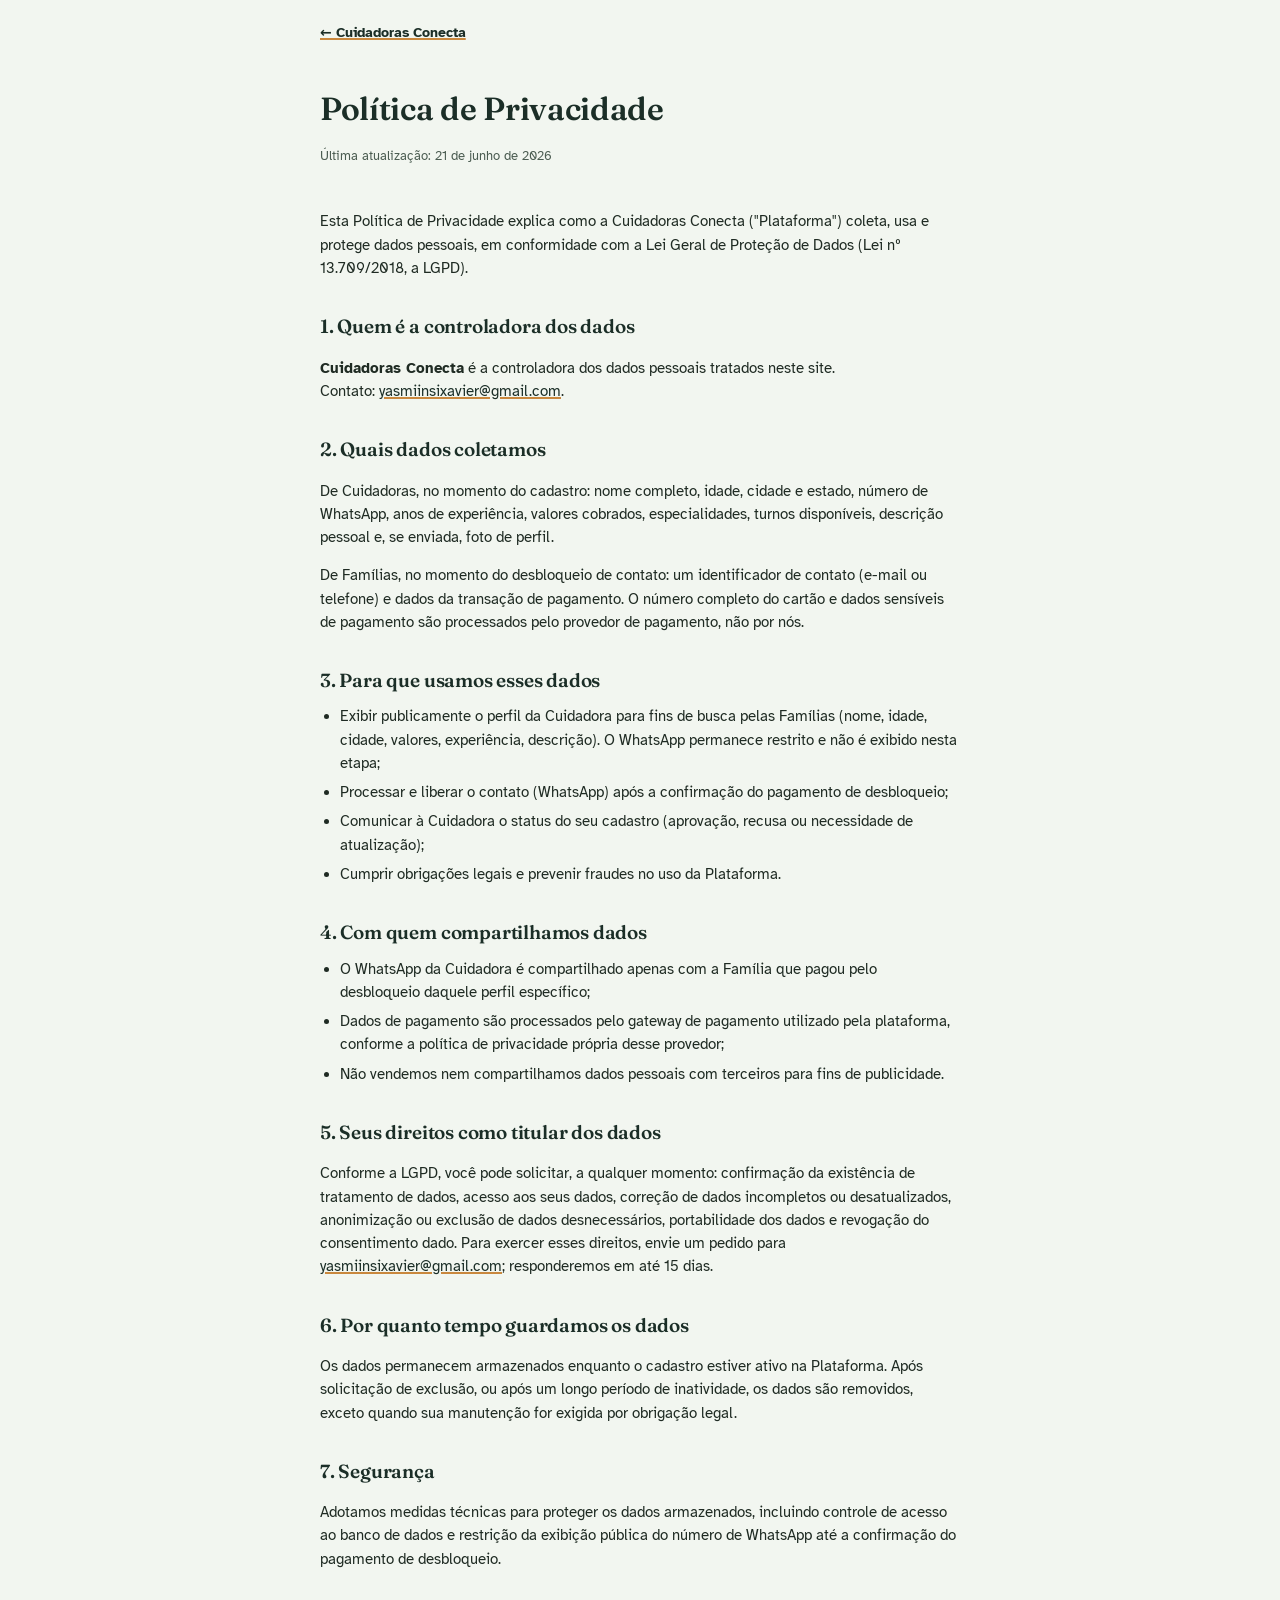
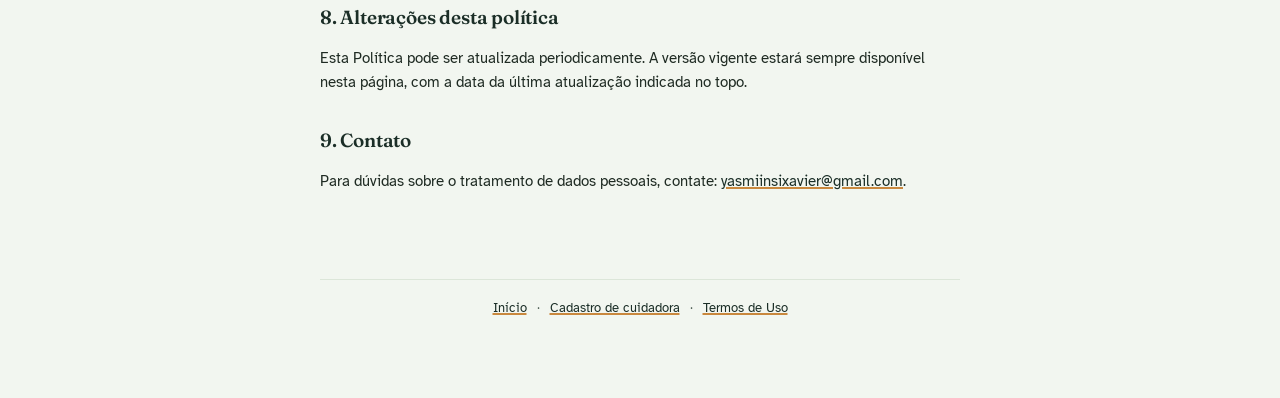
<file: privacidade.html>
<!doctype html>
<html lang="pt-BR">
<head>
<meta charset="UTF-8">
<meta name="viewport" content="width=device-width, initial-scale=1.0">
<title>Política de Privacidade · Cuidadoras Conecta</title>
<meta name="description" content="Política de Privacidade da plataforma Cuidadoras Conecta, em conformidade com a LGPD: quais dados coletamos, como usamos e seus direitos.">
<meta name="robots" content="index, follow">
<link rel="canonical" href="https://cuidadoras-conecta-rs.vercel.app/privacidade.html">

<!-- Open Graph -->
<meta property="og:type" content="website">
<meta property="og:site_name" content="Cuidadoras Conecta">
<meta property="og:title" content="Política de Privacidade · Cuidadoras Conecta">
<meta property="og:description" content="Como a Cuidadoras Conecta coleta, usa e protege dados pessoais, em conformidade com a LGPD.">
<meta property="og:image" content="https://cuidadoras-conecta-rs.vercel.app/og-image.png">
<meta property="og:locale" content="pt_BR">
<meta property="og:url" content="https://cuidadoras-conecta-rs.vercel.app/privacidade.html">

<!-- Twitter Card -->
<meta name="twitter:card" content="summary_large_image">
<meta name="twitter:title" content="Política de Privacidade · Cuidadoras Conecta">
<meta name="twitter:description" content="Como a Cuidadoras Conecta coleta, usa e protege dados pessoais, em conformidade com a LGPD.">
<meta name="twitter:image" content="https://cuidadoras-conecta-rs.vercel.app/og-image.png">

<!-- Favicon e Web App Manifest -->
<link rel="icon" href="favicon.svg" type="image/svg+xml">
<link rel="icon" href="icon-192.png" sizes="192x192" type="image/png">
<link rel="apple-touch-icon" href="apple-touch-icon.png">
<link rel="manifest" href="site.webmanifest">
<meta name="theme-color" content="#1B2E27">

<link rel="preconnect" href="https://fonts.googleapis.com">
<link rel="preconnect" href="https://fonts.gstatic.com" crossorigin>
<link rel="preload" as="style" href="https://fonts.googleapis.com/css2?family=Fraunces:opsz,wght@9..144,600;9..144,700&family=Atkinson+Hyperlegible:wght@400;700&display=swap">
<link rel="stylesheet" href="https://fonts.googleapis.com/css2?family=Fraunces:opsz,wght@9..144,600;9..144,700&family=Atkinson+Hyperlegible:wght@400;700&display=swap" media="print" onload="this.media='all'">
<noscript><link rel="stylesheet" href="https://fonts.googleapis.com/css2?family=Fraunces:opsz,wght@9..144,600;9..144,700&family=Atkinson+Hyperlegible:wght@400;700&display=swap"></noscript>

<script type="application/ld+json">
{
  "@context": "https://schema.org",
  "@graph": [
    {
      "@type": "BreadcrumbList",
      "itemListElement": [
        { "@type": "ListItem", "position": 1, "name": "Início", "item": "https://cuidadoras-conecta-rs.vercel.app/" },
        { "@type": "ListItem", "position": 2, "name": "Política de Privacidade", "item": "https://cuidadoras-conecta-rs.vercel.app/privacidade.html" }
      ]
    }
  ]
}
</script>
<link rel="stylesheet" href="styles.css">
<link rel="stylesheet" href="enhance.css">
<style>
  .doc-header{ padding: 40px 0 6px; }
  .doc-header h1{ font-size: clamp(26px, 5vw, 32px); margin-bottom: 8px; }
  .doc-header .updated{ font-size: 13px; color: var(--ink-soft); }
  article{ padding: 10px 0 30px; }
  article h2{ font-size: 19px; margin: 32px 0 10px; }
  article p, article li{ font-size: 15px; color: var(--ink); }
  article ul{ padding-left: 20px; margin: 10px 0; }
  article li{ margin-bottom: 6px; }
  .fill-in{ background: var(--amber-soft); padding: 1px 5px; border-radius: 4px; font-weight: 700; }
  .callout{
    background: var(--surface); border: 1px solid var(--line); border-radius: 12px;
    padding: 16px 18px; margin: 18px 0; font-size: 14px; color: var(--ink-soft);
  }
</style>
</head>
<body>
<a class="skip-link" href="#conteudo-privacidade">Pular para o conteúdo</a>
<div class="page doc">
  <nav class="topnav"><a href="index.html">&larr; Cuidadoras Conecta</a></nav>

  <header class="doc-header">
    <h1>Política de Privacidade</h1>
    <p class="updated">Última atualização: 21 de junho de 2026</p>
  </header>

  <article id="conteudo-privacidade">
    <p>Esta Política de Privacidade explica como a Cuidadoras Conecta ("Plataforma") coleta, usa e protege dados pessoais, em conformidade com a Lei Geral de Proteção de Dados (Lei nº 13.709/2018, a LGPD).</p>

    <h2>1. Quem é a controladora dos dados</h2>
    <p><strong>Cuidadoras Conecta</strong> é a controladora dos dados pessoais tratados neste site. Contato: <a href="mailto:yasmiinsixavier@gmail.com">yasmiinsixavier@gmail.com</a>.</p>

    <h2>2. Quais dados coletamos</h2>
    <p>De Cuidadoras, no momento do cadastro: nome completo, idade, cidade e estado, número de WhatsApp, anos de experiência, valores cobrados, especialidades, turnos disponíveis, descrição pessoal e, se enviada, foto de perfil.</p>
    <p>De Famílias, no momento do desbloqueio de contato: um identificador de contato (e-mail ou telefone) e dados da transação de pagamento. O número completo do cartão e dados sensíveis de pagamento são processados pelo provedor de pagamento, não por nós.</p>

    <h2>3. Para que usamos esses dados</h2>
    <ul>
      <li>Exibir publicamente o perfil da Cuidadora para fins de busca pelas Famílias (nome, idade, cidade, valores, experiência, descrição). O WhatsApp permanece restrito e não é exibido nesta etapa;</li>
      <li>Processar e liberar o contato (WhatsApp) após a confirmação do pagamento de desbloqueio;</li>
      <li>Comunicar à Cuidadora o status do seu cadastro (aprovação, recusa ou necessidade de atualização);</li>
      <li>Cumprir obrigações legais e prevenir fraudes no uso da Plataforma.</li>
    </ul>

    <h2>4. Com quem compartilhamos dados</h2>
    <ul>
      <li>O WhatsApp da Cuidadora é compartilhado apenas com a Família que pagou pelo desbloqueio daquele perfil específico;</li>
      <li>Dados de pagamento são processados pelo gateway de pagamento utilizado pela plataforma, conforme a política de privacidade própria desse provedor;</li>
      <li>Não vendemos nem compartilhamos dados pessoais com terceiros para fins de publicidade.</li>
    </ul>

    <h2>5. Seus direitos como titular dos dados</h2>
    <p>Conforme a LGPD, você pode solicitar, a qualquer momento: confirmação da existência de tratamento de dados, acesso aos seus dados, correção de dados incompletos ou desatualizados, anonimização ou exclusão de dados desnecessários, portabilidade dos dados e revogação do consentimento dado. Para exercer esses direitos, envie um pedido para <a href="mailto:yasmiinsixavier@gmail.com">yasmiinsixavier@gmail.com</a>; responderemos em até 15 dias.</p>

    <h2>6. Por quanto tempo guardamos os dados</h2>
    <p>Os dados permanecem armazenados enquanto o cadastro estiver ativo na Plataforma. Após solicitação de exclusão, ou após um longo período de inatividade, os dados são removidos, exceto quando sua manutenção for exigida por obrigação legal.</p>

    <h2>7. Segurança</h2>
    <p>Adotamos medidas técnicas para proteger os dados armazenados, incluindo controle de acesso ao banco de dados e restrição da exibição pública do número de WhatsApp até a confirmação do pagamento de desbloqueio.</p>

    <h2>8. Alterações desta política</h2>
    <p>Esta Política pode ser atualizada periodicamente. A versão vigente estará sempre disponível nesta página, com a data da última atualização indicada no topo.</p>

    <h2>9. Contato</h2>
    <p>Para dúvidas sobre o tratamento de dados pessoais, contate: <a href="mailto:yasmiinsixavier@gmail.com">yasmiinsixavier@gmail.com</a>.</p>


  </article>

  <footer>
    <a href="index.html">Início</a> · <a href="cadastro.html">Cadastro de cuidadora</a> · <a href="termos.html">Termos de Uso</a>
  </footer>
</div>
</body>
</html>
</file>
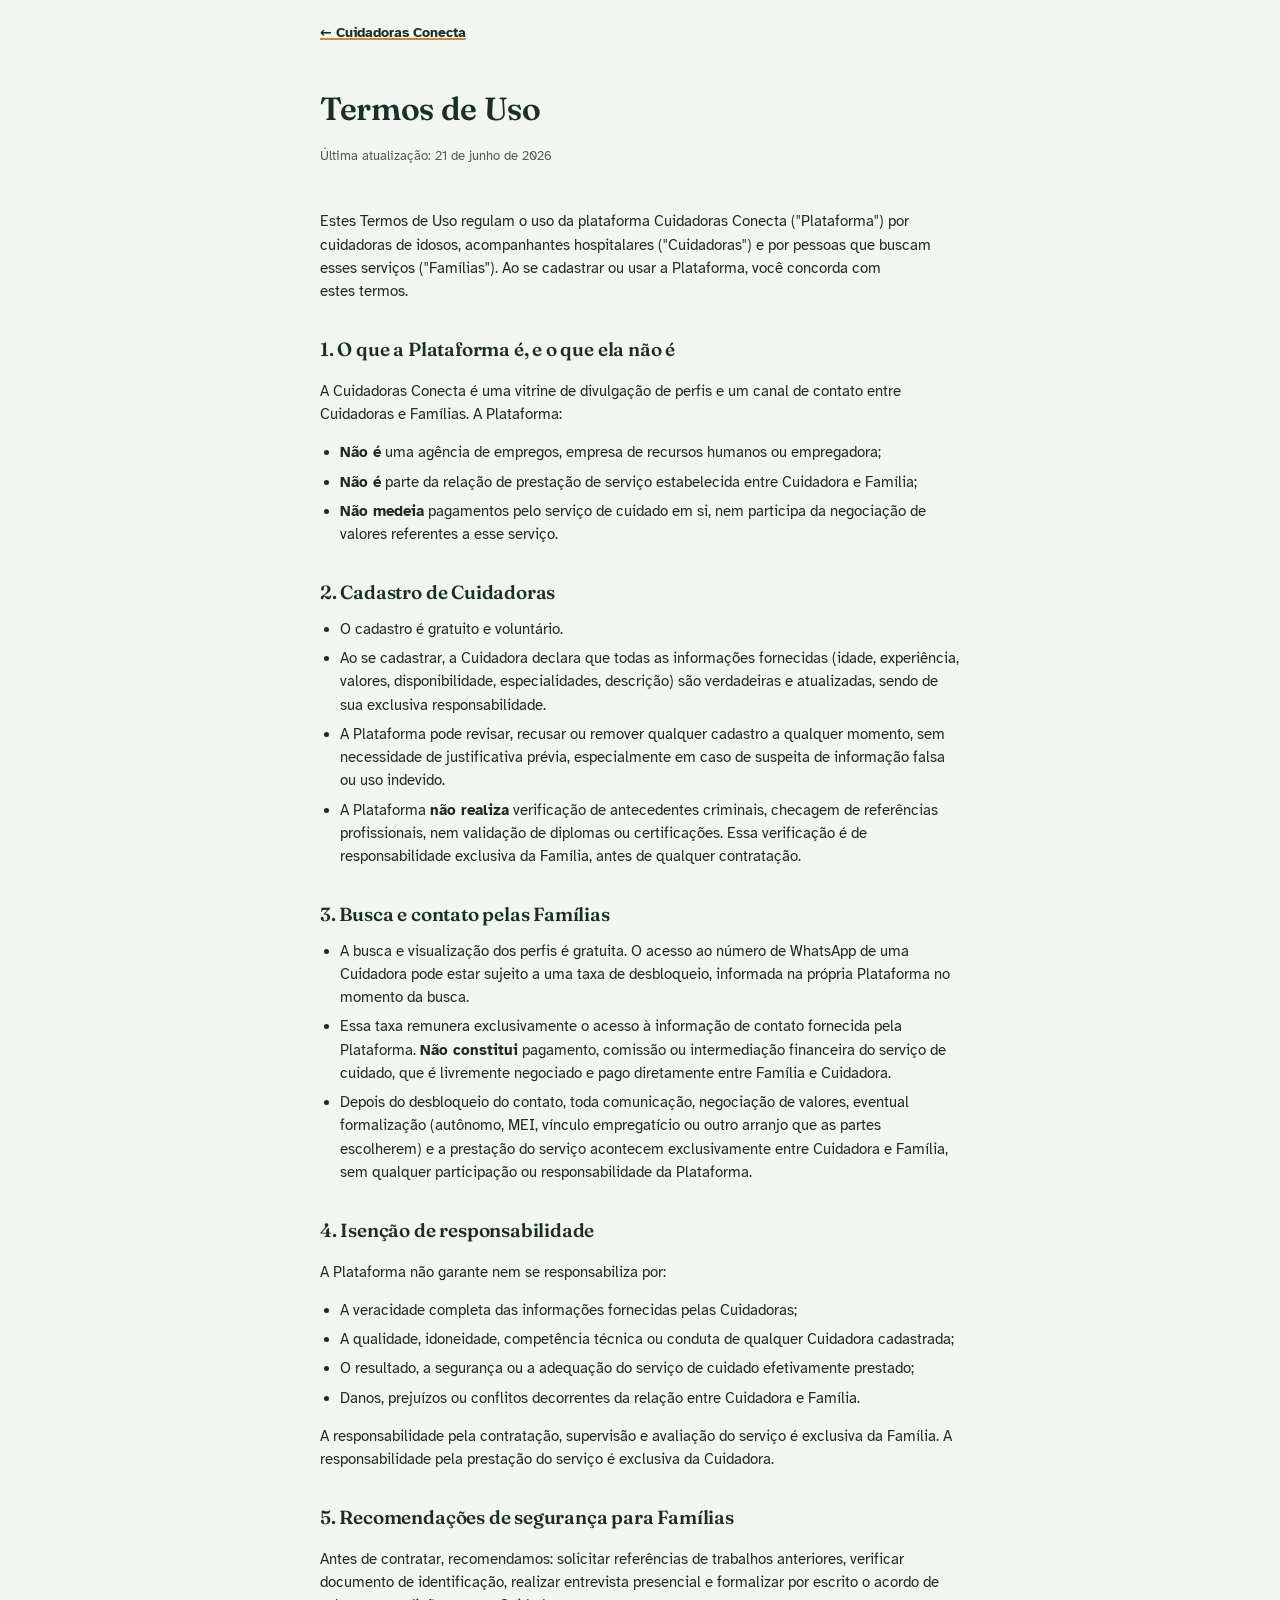
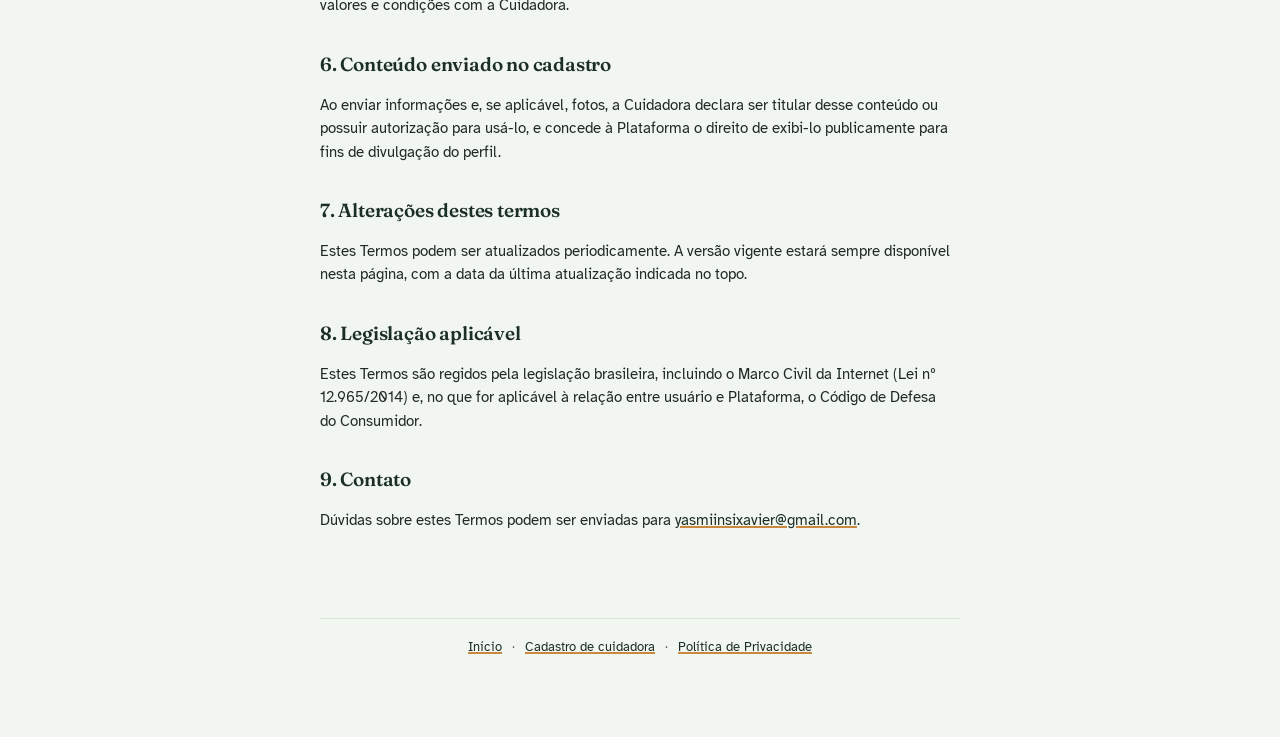
<file: termos.html>
<!doctype html>
<html lang="pt-BR">
<head>
<meta charset="UTF-8">
<meta name="viewport" content="width=device-width, initial-scale=1.0">
<title>Termos de Uso · Cuidadoras Conecta</title>
<meta name="description" content="Termos de Uso da plataforma Cuidadoras Conecta: cadastro de cuidadoras, busca por famílias e regras de uso da vitrine de divulgação.">
<meta name="robots" content="index, follow">
<link rel="canonical" href="https://cuidadoras-conecta-rs.vercel.app/termos.html">

<!-- Open Graph -->
<meta property="og:type" content="website">
<meta property="og:site_name" content="Cuidadoras Conecta">
<meta property="og:title" content="Termos de Uso · Cuidadoras Conecta">
<meta property="og:description" content="Regras de uso da plataforma Cuidadoras Conecta para cuidadoras e famílias.">
<meta property="og:image" content="https://cuidadoras-conecta-rs.vercel.app/og-image.png">
<meta property="og:locale" content="pt_BR">
<meta property="og:url" content="https://cuidadoras-conecta-rs.vercel.app/termos.html">

<!-- Twitter Card -->
<meta name="twitter:card" content="summary_large_image">
<meta name="twitter:title" content="Termos de Uso · Cuidadoras Conecta">
<meta name="twitter:description" content="Regras de uso da plataforma Cuidadoras Conecta para cuidadoras e famílias.">
<meta name="twitter:image" content="https://cuidadoras-conecta-rs.vercel.app/og-image.png">

<!-- Favicon e Web App Manifest -->
<link rel="icon" href="favicon.svg" type="image/svg+xml">
<link rel="icon" href="icon-192.png" sizes="192x192" type="image/png">
<link rel="apple-touch-icon" href="apple-touch-icon.png">
<link rel="manifest" href="site.webmanifest">
<meta name="theme-color" content="#1B2E27">

<link rel="preconnect" href="https://fonts.googleapis.com">
<link rel="preconnect" href="https://fonts.gstatic.com" crossorigin>
<link rel="preload" as="style" href="https://fonts.googleapis.com/css2?family=Fraunces:opsz,wght@9..144,600;9..144,700&family=Atkinson+Hyperlegible:wght@400;700&display=swap">
<link rel="stylesheet" href="https://fonts.googleapis.com/css2?family=Fraunces:opsz,wght@9..144,600;9..144,700&family=Atkinson+Hyperlegible:wght@400;700&display=swap" media="print" onload="this.media='all'">
<noscript><link rel="stylesheet" href="https://fonts.googleapis.com/css2?family=Fraunces:opsz,wght@9..144,600;9..144,700&family=Atkinson+Hyperlegible:wght@400;700&display=swap"></noscript>

<script type="application/ld+json">
{
  "@context": "https://schema.org",
  "@graph": [
    {
      "@type": "BreadcrumbList",
      "itemListElement": [
        { "@type": "ListItem", "position": 1, "name": "Início", "item": "https://cuidadoras-conecta-rs.vercel.app/" },
        { "@type": "ListItem", "position": 2, "name": "Termos de Uso", "item": "https://cuidadoras-conecta-rs.vercel.app/termos.html" }
      ]
    }
  ]
}
</script>
<link rel="stylesheet" href="styles.css">
<link rel="stylesheet" href="enhance.css">
<style>
  .doc-header{ padding: 40px 0 6px; }
  .doc-header h1{ font-size: clamp(26px, 5vw, 32px); margin-bottom: 8px; }
  .doc-header .updated{ font-size: 13px; color: var(--ink-soft); }
  article{ padding: 10px 0 30px; }
  article h2{ font-size: 19px; margin: 32px 0 10px; }
  article p, article li{ font-size: 15px; color: var(--ink); }
  article ul{ padding-left: 20px; margin: 10px 0; }
  article li{ margin-bottom: 6px; }
  .fill-in{ background: var(--amber-soft); padding: 1px 5px; border-radius: 4px; font-weight: 700; }
  .callout{
    background: var(--surface); border: 1px solid var(--line); border-radius: 12px;
    padding: 16px 18px; margin: 18px 0; font-size: 14px; color: var(--ink-soft);
  }
</style>
</head>
<body>
<a class="skip-link" href="#conteudo-termos">Pular para o conteúdo</a>
<div class="page doc">
  <nav class="topnav"><a href="index.html">&larr; Cuidadoras Conecta</a></nav>

  <header class="doc-header">
    <h1>Termos de Uso</h1>
    <p class="updated">Última atualização: 21 de junho de 2026</p>
  </header>

  <article id="conteudo-termos">
    <p>Estes Termos de Uso regulam o uso da plataforma Cuidadoras Conecta ("Plataforma") por cuidadoras de idosos, acompanhantes hospitalares ("Cuidadoras") e por pessoas que buscam esses serviços ("Famílias"). Ao se cadastrar ou usar a Plataforma, você concorda com estes termos.</p>

    <h2>1. O que a Plataforma é, e o que ela não é</h2>
    <p>A Cuidadoras Conecta é uma vitrine de divulgação de perfis e um canal de contato entre Cuidadoras e Famílias. A Plataforma:</p>
    <ul>
      <li><strong>Não é</strong> uma agência de empregos, empresa de recursos humanos ou empregadora;</li>
      <li><strong>Não é</strong> parte da relação de prestação de serviço estabelecida entre Cuidadora e Família;</li>
      <li><strong>Não medeia</strong> pagamentos pelo serviço de cuidado em si, nem participa da negociação de valores referentes a esse serviço.</li>
    </ul>

    <h2>2. Cadastro de Cuidadoras</h2>
    <ul>
      <li>O cadastro é gratuito e voluntário.</li>
      <li>Ao se cadastrar, a Cuidadora declara que todas as informações fornecidas (idade, experiência, valores, disponibilidade, especialidades, descrição) são verdadeiras e atualizadas, sendo de sua exclusiva responsabilidade.</li>
      <li>A Plataforma pode revisar, recusar ou remover qualquer cadastro a qualquer momento, sem necessidade de justificativa prévia, especialmente em caso de suspeita de informação falsa ou uso indevido.</li>
      <li>A Plataforma <strong>não realiza</strong> verificação de antecedentes criminais, checagem de referências profissionais, nem validação de diplomas ou certificações. Essa verificação é de responsabilidade exclusiva da Família, antes de qualquer contratação.</li>
    </ul>

    <h2>3. Busca e contato pelas Famílias</h2>
    <ul>
      <li>A busca e visualização dos perfis é gratuita. O acesso ao número de WhatsApp de uma Cuidadora pode estar sujeito a uma taxa de desbloqueio, informada na própria Plataforma no momento da busca.</li>
      <li>Essa taxa remunera exclusivamente o acesso à informação de contato fornecida pela Plataforma. <strong>Não constitui</strong> pagamento, comissão ou intermediação financeira do serviço de cuidado, que é livremente negociado e pago diretamente entre Família e Cuidadora.</li>
      <li>Depois do desbloqueio do contato, toda comunicação, negociação de valores, eventual formalização (autônomo, MEI, vínculo empregatício ou outro arranjo que as partes escolherem) e a prestação do serviço acontecem exclusivamente entre Cuidadora e Família, sem qualquer participação ou responsabilidade da Plataforma.</li>
    </ul>

    <h2>4. Isenção de responsabilidade</h2>
    <p>A Plataforma não garante nem se responsabiliza por:</p>
    <ul>
      <li>A veracidade completa das informações fornecidas pelas Cuidadoras;</li>
      <li>A qualidade, idoneidade, competência técnica ou conduta de qualquer Cuidadora cadastrada;</li>
      <li>O resultado, a segurança ou a adequação do serviço de cuidado efetivamente prestado;</li>
      <li>Danos, prejuízos ou conflitos decorrentes da relação entre Cuidadora e Família.</li>
    </ul>
    <p>A responsabilidade pela contratação, supervisão e avaliação do serviço é exclusiva da Família. A responsabilidade pela prestação do serviço é exclusiva da Cuidadora.</p>

    <h2>5. Recomendações de segurança para Famílias</h2>
    <p>Antes de contratar, recomendamos: solicitar referências de trabalhos anteriores, verificar documento de identificação, realizar entrevista presencial e formalizar por escrito o acordo de valores e condições com a Cuidadora.</p>

    <h2>6. Conteúdo enviado no cadastro</h2>
    <p>Ao enviar informações e, se aplicável, fotos, a Cuidadora declara ser titular desse conteúdo ou possuir autorização para usá-lo, e concede à Plataforma o direito de exibi-lo publicamente para fins de divulgação do perfil.</p>

    <h2>7. Alterações destes termos</h2>
    <p>Estes Termos podem ser atualizados periodicamente. A versão vigente estará sempre disponível nesta página, com a data da última atualização indicada no topo.</p>

    <h2>8. Legislação aplicável</h2>
    <p>Estes Termos são regidos pela legislação brasileira, incluindo o Marco Civil da Internet (Lei nº 12.965/2014) e, no que for aplicável à relação entre usuário e Plataforma, o Código de Defesa do Consumidor.</p>

    <h2>9. Contato</h2>
    <p>Dúvidas sobre estes Termos podem ser enviadas para <a href="mailto:yasmiinsixavier@gmail.com">yasmiinsixavier@gmail.com</a>.</p>


  </article>

  <footer>
    <a href="index.html">Início</a> · <a href="cadastro.html">Cadastro de cuidadora</a> · <a href="privacidade.html">Política de Privacidade</a>
  </footer>
</div>
</body>
</html>
</file>
<file: styles.css>
:root{
  --bg: #F2F6F0;
  --surface: #FFFFFF;
  --ink: #1F2B23;
  --ink-soft: #4B5C51;
  --pine: #28433A;
  --pine-dark: #1B2E27;
  --amber: #C9883E;
  --amber-soft: #F3E3C8;
  --clay: #D98B6E;
  --line: #DCE6D9;
  --error: #B3432B;
  --radius: 14px;
  --maxw: 640px;
  --maxw-doc: 680px;
}

*{ box-sizing: border-box; }
html{ scroll-behavior: smooth; }
body{
  margin:0;
  background: var(--bg);
  color: var(--ink);
  font-family: 'Atkinson Hyperlegible', system-ui, sans-serif;
  font-size: 16px;
  line-height: 1.55;
}
h1, h2, h3{
  font-family: 'Fraunces', serif;
  color: var(--pine-dark);
  margin: 0;
  font-weight: 600;
}
a{ color: var(--pine-dark); text-decoration: underline; text-decoration-color: var(--amber); text-decoration-thickness: 2px; }
a:hover{ color: var(--amber); }

.page{ max-width: var(--maxw); margin: 0 auto; padding: 0 20px 80px; }
.page.doc{ max-width: var(--maxw-doc); }

.topnav{ padding: 22px 0 0; font-size: 14px; }
.topnav a{ font-weight: 700; }

footer{
  margin-top: 40px;
  font-size: 13px;
  color: var(--ink-soft);
  text-align: center;
  border-top: 1px solid var(--line);
  padding-top: 18px;
}
footer a{ margin: 0 6px; }

@media (prefers-reduced-motion: reduce){
  *{ transition: none !important; scroll-behavior: auto !important; }
}
</file>
<file: enhance.css>
/* ============================================================
   Cuidadoras Conecta - Camada de evolução visual (aditiva)
   Não remove nem sobrescreve regras funcionais de styles.css.
   ============================================================ */

:root{
  --pine-rgb: 40,67,58;
  --amber-rgb: 201,136,62;
  --cream-rgb: 242,246,240;
  --shadow-soft: 0 1px 2px rgba(15,29,25,.04), 0 8px 24px -12px rgba(15,29,25,.18);
  --shadow-lift: 0 4px 8px rgba(15,29,25,.06), 0 20px 40px -16px rgba(15,29,25,.28);
  --ease-premium: cubic-bezier(.22,1,.36,1);
  --dur-fast: .18s;
  --dur-med: .38s;
  --dur-slow: .7s;
}

/* -------- Tipografia refinada -------- */
.eyebrow, .hero-eyebrow, .section-eyebrow{
  letter-spacing: .08em !important;
}
h1, h2, h3{ letter-spacing: -0.01em; }
.section-title{ line-height: 1.12; }
.section-lead, p{ text-wrap: pretty; }

/* -------- Foco visível (acessibilidade) -------- */
a:focus-visible, button:focus-visible, input:focus-visible,
select:focus-visible, textarea:focus-visible, [tabindex]:focus-visible{
  outline: 3px solid var(--amber, #C9883E);
  outline-offset: 3px;
  border-radius: 4px;
}

/* -------- Navbar com efeito vidro -------- */
.glass-nav{
  position: fixed; top: 0; left: 0; right: 0; z-index: 200;
  display:flex; justify-content:space-between; align-items:center;
  padding: 14px 24px;
  background: rgba(27,46,39,.62);
  backdrop-filter: blur(14px) saturate(140%);
  -webkit-backdrop-filter: blur(14px) saturate(140%);
  border-bottom: 1px solid rgba(255,255,255,.08);
  transition: background var(--dur-med) var(--ease-premium), padding var(--dur-med) var(--ease-premium), box-shadow var(--dur-med) var(--ease-premium);
}
.glass-nav.is-scrolled{
  background: rgba(15,29,25,.86);
  padding: 10px 24px;
  box-shadow: var(--shadow-soft);
}
.glass-nav .nav-logo{ display:flex; align-items:center; gap:9px; }
.glass-nav .nav-logo svg{ display:block; }
.glass-nav a{ text-decoration: none; }

.nav-links{ display:flex; align-items:center; gap: 26px; margin-right: 8px; }
.nav-links a{
  position:relative; font-size: 14px; font-weight: 700; color: rgba(255,255,255,.78);
  padding: 4px 0; transition: color var(--dur-fast) ease;
}
.nav-links a::after{
  content:''; position:absolute; left:0; bottom:-3px; width:0; height:2px;
  background: var(--amber, #C9883E); transition: width var(--dur-med) var(--ease-premium);
}
.nav-links a:hover, .nav-links a.is-active{ color:#fff; }
.nav-links a:hover::after, .nav-links a.is-active::after{ width:100%; }
@media (max-width: 760px){ .nav-links{ display:none; } }

/* -------- Botões premium -------- */
.btn-premium{
  position: relative; overflow: hidden; isolation: isolate;
  transition: transform var(--dur-fast) var(--ease-premium), box-shadow var(--dur-med) var(--ease-premium), background var(--dur-fast) ease;
}
.btn-premium::before{
  content:''; position:absolute; inset:0; z-index:-1;
  background: linear-gradient(120deg, rgba(255,255,255,0) 30%, rgba(255,255,255,.28) 50%, rgba(255,255,255,0) 70%);
  transform: translateX(-120%);
  transition: transform .55s var(--ease-premium);
}
.btn-premium:hover::before{ transform: translateX(120%); }
.btn-premium:hover{ transform: translateY(-2px); box-shadow: var(--shadow-lift); }
.btn-premium:active{ transform: translateY(0) scale(.98); }

/* -------- Cards premium -------- */
.card-premium{
  position: relative;
  transition: transform var(--dur-med) var(--ease-premium), box-shadow var(--dur-med) var(--ease-premium), border-color var(--dur-med) ease;
}
.card-premium::before{
  content:''; position:absolute; inset:0; border-radius: inherit; padding:1px;
  background: linear-gradient(135deg, rgba(var(--amber-rgb),.5), rgba(var(--pine-rgb),0) 40%);
  -webkit-mask: linear-gradient(#000 0 0) content-box, linear-gradient(#000 0 0);
  -webkit-mask-composite: xor; mask-composite: exclude;
  opacity: 0; transition: opacity var(--dur-med) ease; pointer-events:none;
}
.card-premium:hover{ transform: translateY(-4px); box-shadow: var(--shadow-lift); }
.card-premium:hover::before{ opacity: 1; }

/* -------- Ícones SVG em círculo (substituem emoji) -------- */
.icon-badge{
  width: 56px; height: 56px; border-radius: 50%;
  display:flex; align-items:center; justify-content:center;
  background: radial-gradient(circle at 30% 30%, var(--amber-soft, #F3E3C8), rgba(201,136,62,.12));
  border: 1px solid rgba(201,136,62,.35);
  margin: 0 auto 16px;
  transition: transform var(--dur-med) var(--ease-premium), background var(--dur-med) ease;
}
.card-premium:hover .icon-badge, .trust-item:hover .icon-badge{
  transform: scale(1.08) rotate(-4deg);
}
.icon-badge svg{ width: 26px; height: 26px; stroke: var(--amber-dark, #A8692A); }

/* -------- Scroll reveal (AOS override para casar com a marca) -------- */
[data-aos]{ transition-timing-function: var(--ease-premium) !important; }
[data-aos="fade-up"]{ transform: translate3d(0,24px,0); }

/* -------- Hero "Elo de Luz" -------- */
.hero-connect{
  position: relative; min-height: 100vh; overflow: hidden;
  display:flex; align-items:center;
  background: linear-gradient(180deg, #FAF8F2 0%, var(--bg,#F2F6F0) 55%, #ECF2E8 100%);
}
.hero-connect .araucaria-layer{
  position:absolute; inset:0; pointer-events:none; will-change: transform;
}
.hero-connect .araucaria-layer svg{ position:absolute; opacity: .5; }
.hero-connect .araucaria-layer.layer-back{ opacity:.35; }
.hero-connect .araucaria-layer.layer-front{ opacity:.55; }

.hero-canvas-wrap{
  position:absolute; inset:0; z-index: 1;
}
.hero-canvas-wrap canvas{ display:block; width:100%; height:100%; }

.hero-connect .hero-content{
  position: relative; z-index: 3;
  max-width: 1100px; margin: 0 auto; padding: 150px 32px 90px; width:100%;
}
.hero-connect .hero-eyebrow{
  display:inline-flex; align-items:center; gap:8px;
  background: rgba(201,136,62,.14); border:1px solid rgba(201,136,62,.4);
  color: var(--amber-dark, #A8692A); font-size:13px; font-weight:700; text-transform:uppercase;
  padding: 6px 14px; border-radius:999px; margin-bottom: 22px;
}
.hero-connect h1{
  font-size: clamp(34px,5.4vw,58px); color: var(--pine-dark,#1B2E27); max-width: 15ch;
  margin-bottom: 20px; font-weight:700; line-height:1.12;
}
.hero-connect h1 em{ color: var(--amber-dark, #A8692A); font-style:normal; }
.hero-connect p.hero-lead{
  font-size: clamp(16px,2vw,19px); color: var(--ink-soft,#4B5C51);
  max-width: 48ch; margin-bottom: 36px;
}
.hero-connect .hero-btns{ display:flex; gap:14px; flex-wrap:wrap; }
.hero-connect .hero-stats{
  display:flex; gap:32px; flex-wrap:wrap; margin-top:56px;
  padding-top:32px; border-top:1px solid rgba(40,67,58,.14);
}
.hero-connect .hero-stat .num{ font-family:'Fraunces',serif; font-size:28px; color:var(--pine-dark,#1B2E27); font-weight:700; }
.hero-connect .hero-stat .label{ font-size:13px; color: var(--ink-soft,#4B5C51); margin-top:2px; }

.hero-scroll-cue{
  position:absolute; bottom: 26px; left: 50%; transform: translateX(-50%); z-index:3;
  display:flex; flex-direction:column; align-items:center; gap:6px;
  color: var(--ink-soft,#4B5C51); font-size:12px; opacity:.7;
  animation: hero-cue-bob 2.6s ease-in-out infinite;
}
@keyframes hero-cue-bob{
  0%,100%{ transform: translate(-50%,0); }
  50%{ transform: translate(-50%,6px); }
}

/* -------- Reduced motion -------- */
@media (prefers-reduced-motion: reduce){
  *{ animation-duration: .001s !important; animation-iteration-count:1 !important; transition-duration: .001s !important; scroll-behavior:auto !important; }
  .hero-scroll-cue{ animation:none; }
}

/* -------- Skip link (a11y) -------- */
.skip-link{
  position:absolute; left:12px; top:-60px; z-index:999;
  background:#fff; color: var(--pine-dark,#1B2E27); padding:10px 16px; border-radius:8px;
  font-weight:700; font-size:14px; transition: top var(--dur-fast) ease;
}
.skip-link:focus{ top:12px; }
</file>
